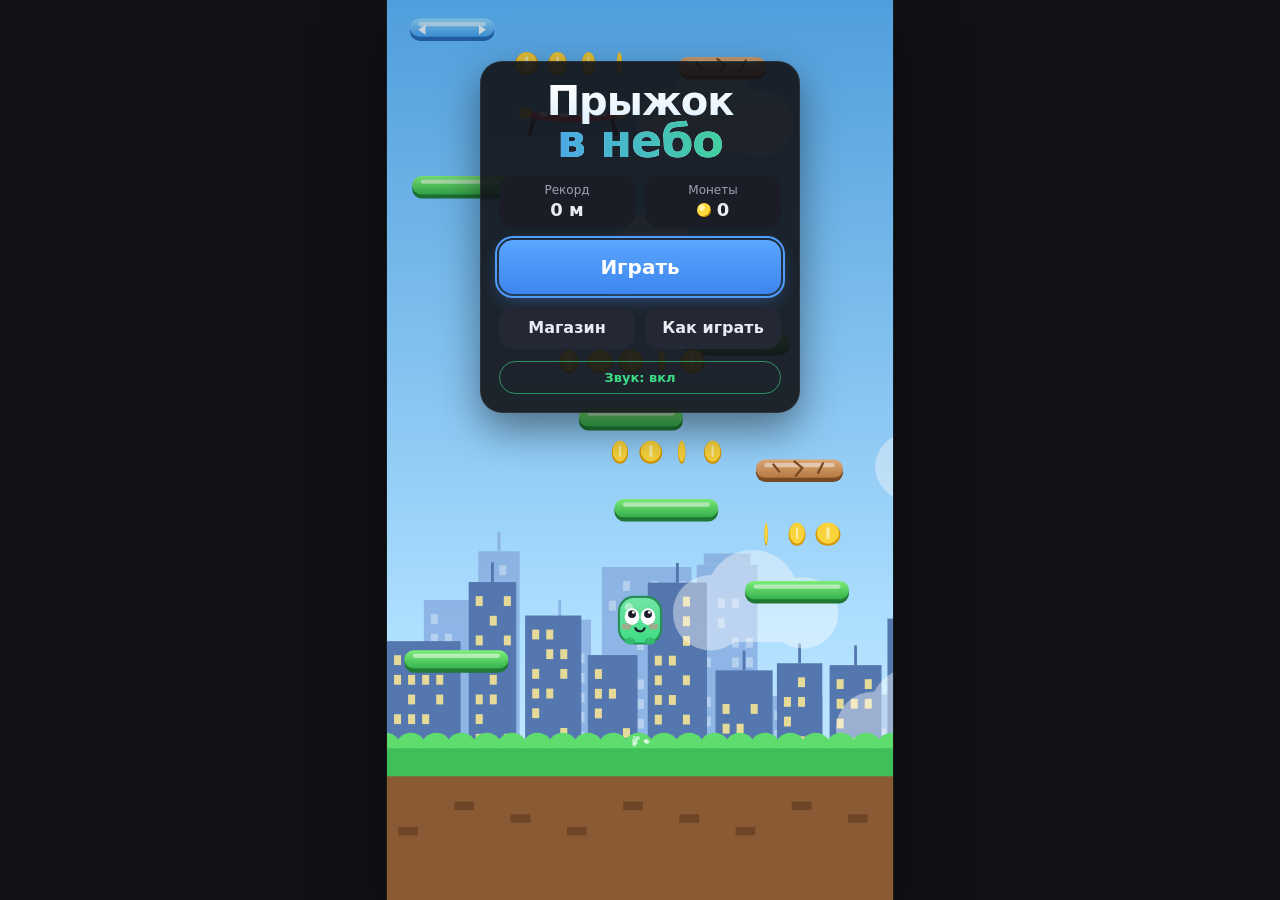
<file: games/jump/index.html>
<!doctype html>
<html lang="ru">
<head>
<meta charset="utf-8">
<meta name="viewport" content="width=device-width, initial-scale=1, viewport-fit=cover, user-scalable=no">
<title>Прыжок в небо — AkeeTech</title>
<meta name="description" content="Прыжок в небо — бесконечный прыгун: скачи по платформам всё выше, собирай монеты и бонусы, покупай скины.">
<meta name="theme-color" content="#111217">
<link rel="icon" href="icon.png">
<link rel="stylesheet" href="style.css">
</head>
<body>
<div id="game">
  <canvas id="cv" aria-label="Игровое поле"></canvas>

  <div id="hud" class="hidden">
    <div class="hud-l">
      <div class="hud-h"><b id="hud-h">0</b><span> м</span></div>
      <div class="hud-c"><i class="coin"></i><b id="hud-c">0</b></div>
    </div>
    <div class="hud-r">
      <button class="ibtn" id="hud-sound" aria-label="Звук"></button>
      <button class="ibtn" id="hud-pause" aria-label="Пауза">
        <svg viewBox="0 0 24 24" width="20" height="20"><rect x="6" y="5" width="4" height="14" rx="1.5" fill="currentColor"/><rect x="14" y="5" width="4" height="14" rx="1.5" fill="currentColor"/></svg>
      </button>
    </div>
  </div>

  <div id="touch-hint" class="hidden"><span>&#8592; лево</span><span>право &#8594;</span></div>

  <section id="scr-menu" class="screen">
    <div class="panel">
      <h1 class="logo">Прыжок<span>в небо</span></h1>
      <div class="stats">
        <div class="stat"><small>Рекорд</small><b id="menu-best">0 м</b></div>
        <div class="stat"><small>Монеты</small><b><i class="coin"></i><span id="menu-coins">0</span></b></div>
      </div>
      <button class="btn primary big" id="btn-play">Играть</button>
      <div class="row">
        <button class="btn" id="btn-shop">Магазин</button>
        <button class="btn" id="btn-help">Как играть</button>
      </div>
      <div class="row chips">
        <button class="chip" id="btn-sound"></button>
        <button class="chip hidden" id="btn-tilt"></button>
      </div>
    </div>
  </section>

  <section id="scr-help" class="screen hidden">
    <div class="panel wide">
      <h2>Как играть</h2>
      <div class="help">
        <p><b>Цель:</b> забраться как можно выше. Персонаж прыгает сам — ты рулишь влево и вправо. Края экрана сквозные.</p>
        <p><b>Компьютер:</b> &#8592; / &#8594; или A / D, пауза — Esc или P.<br><b>Телефон:</b> нажимай на левую или правую половину экрана (или включи наклон).</p>
        <ul class="legend">
          <li><i class="lg g"></i>Обычная платформа</li>
          <li><i class="lg b"></i>Движущаяся</li>
          <li><i class="lg br"></i>Ломается — не держит!</li>
          <li><i class="lg v"></i>Мигает и исчезает</li>
          <li><i class="lg c"></i>Облако — один прыжок</li>
          <li><i class="lg t"></i>Батут и пружины — суперпрыжок</li>
        </ul>
        <p><b>Бонусы:</b> ранец и пропеллер несут вверх, щит спасает от удара, магнит притягивает монеты.</p>
        <p><b>Опасности:</b> глитчей можно сбить, прыгнув сверху (+3 монеты). Чёрные дыры затягивают — обходи их.</p>
        <p>Монеты тратятся в магазине на скины и улучшения.</p>
      </div>
      <button class="btn primary" data-back>Понятно</button>
    </div>
  </section>

  <section id="scr-pause" class="screen hidden">
    <div class="panel">
      <h2>Пауза</h2>
      <p class="muted" id="pause-info"></p>
      <button class="btn primary big" id="btn-resume">Продолжить</button>
      <div class="row">
        <button class="btn" id="btn-restart">Заново</button>
        <button class="btn" id="btn-menu">В меню</button>
      </div>
    </div>
  </section>

  <section id="scr-over" class="screen hidden">
    <div class="panel">
      <h2 id="over-title">Игра окончена</h2>
      <div class="result">
        <div class="res-h"><b id="over-h">0</b><span> м</span></div>
        <div class="res-row"><span>Монеты за забег</span><b><i class="coin"></i><span id="over-c">0</span></b></div>
        <div class="res-row"><span>Рекорд</span><b id="over-best">0 м</b></div>
        <div class="res-row"><span>Всего монет</span><b><i class="coin"></i><span id="over-total">0</span></b></div>
      </div>
      <button class="btn primary big" id="btn-again">Ещё раз</button>
      <div class="row">
        <button class="btn" id="btn-over-shop">Магазин</button>
        <button class="btn" id="btn-over-menu">В меню</button>
      </div>
    </div>
  </section>

  <section id="scr-shop" class="screen hidden">
    <div class="panel shop">
      <div class="shop-head">
        <h2>Магазин</h2>
        <div class="wallet"><i class="coin"></i><b id="shop-coins">0</b></div>
      </div>
      <div class="tabs">
        <button class="tab on" data-tab="skins">Скины</button>
        <button class="tab" data-tab="upg">Улучшения</button>
      </div>
      <div class="shop-list" id="shop-list"></div>
      <button class="btn primary" data-back>Назад</button>
    </div>
  </section>
</div>

<script src="js/core.js"></script>
<script src="js/audio.js"></script>
<script src="js/background.js"></script>
<script src="js/skins.js"></script>
<script src="js/fx.js"></script>
<script src="js/player.js"></script>
<script src="js/world.js"></script>
<script src="js/physics.js"></script>
<script src="js/draw.js"></script>
<script src="js/enemies.js"></script>
<script src="js/input.js"></script>
<script src="js/ui.js"></script>
<script src="js/main.js"></script>
</body>
</html>
</file>
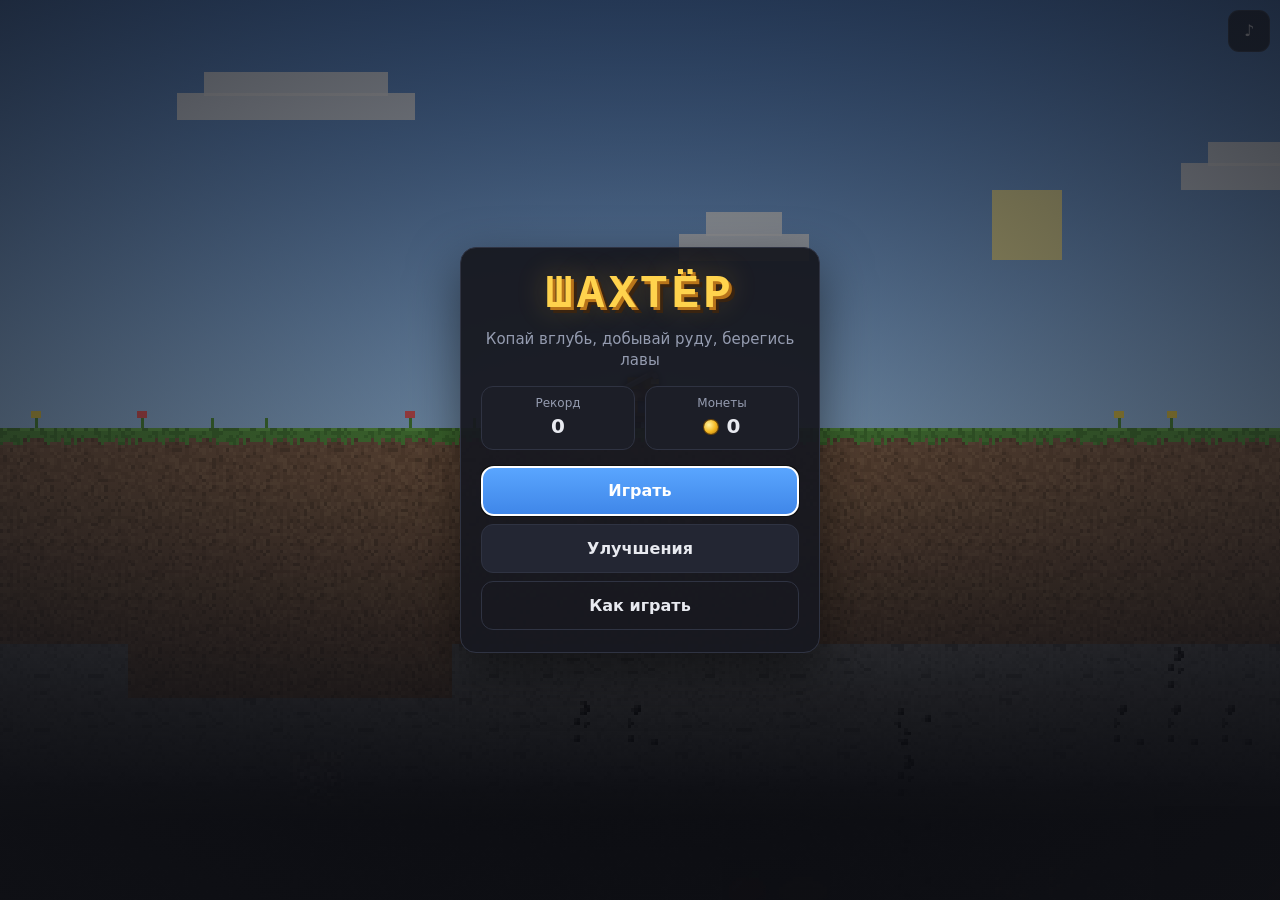
<file: games/miner/index.html>
<!doctype html>
<html lang="ru">
<head>
<meta charset="utf-8">
<meta name="viewport" content="width=device-width, initial-scale=1, maximum-scale=1, user-scalable=no, viewport-fit=cover">
<meta name="theme-color" content="#111217">
<meta name="description" content="Шахтёр — пиксельная игра про копание: спускайся всё глубже, добывай уголь, железо, золото, редстоун и алмазы, берегись лавы и гравия.">
<title>Шахтёр — AkeeTech</title>
<link rel="icon" href="icon.png">
<link rel="stylesheet" href="style.css">
</head>
<body>
<div id="game">
  <canvas id="cv" aria-label="Игровое поле"></canvas>
  <div id="flash"></div>
  <div id="banner"></div>

  <div id="hud" class="hidden">
    <div class="hud-energy" title="Энергия кирки">
      <span class="hud-ico bolt"></span>
      <div class="bar"><div id="h-energy"></div><span id="h-energy-t">100</span></div>
    </div>
    <div class="chip"><span class="lbl">Глубина</span> <b id="h-depth">0 м</b></div>
    <div class="chip"><span class="lbl">Очки</span> <b id="h-score">0</b></div>
    <div class="chip chip-torch"><span class="hud-ico torch"></span><b id="h-torch">3</b></div>
  </div>

  <div id="topbtns">
    <button id="b-pause" class="ibtn hidden" aria-label="Пауза" title="Пауза (Пробел / Esc)">&#10074;&#10074;</button>
    <button id="b-sound" class="ibtn" aria-label="Звук" title="Звук вкл/выкл">&#9834;</button>
  </div>

  <div id="touch" class="hidden">
    <div class="pad">
      <button data-dir="U" class="tb tb-u" aria-label="Вверх">&#9650;</button>
      <button data-dir="L" class="tb tb-l" aria-label="Влево">&#9664;</button>
      <button data-dir="R" class="tb tb-r" aria-label="Вправо">&#9654;</button>
      <button data-dir="D" class="tb tb-d" aria-label="Вниз">&#9660;</button>
    </div>
    <button id="b-torch" class="tb tb-torch" aria-label="Поставить факел"><span class="hud-ico torch"></span><span id="t-torch">3</span></button>
  </div>

  <section id="scr-start" class="screen">
    <div class="panel">
      <h1 class="logo">ШАХТЁР</h1>
      <p class="sub">Копай вглубь, добывай руду, берегись лавы</p>
      <div class="stats-row">
        <div><span class="lbl">Рекорд</span><b id="s-best">0</b></div>
        <div><span class="lbl">Монеты</span><b><span class="coin"></span><span id="s-coins">0</span></b></div>
      </div>
      <button class="btn primary" data-act="play">Играть</button>
      <button class="btn" data-act="shop">Улучшения</button>
      <button class="btn ghost" data-act="help">Как играть</button>
    </div>
  </section>

  <section id="scr-help" class="screen">
    <div class="panel wide">
      <h2>Как играть</h2>
      <ul class="help">
        <li><b>Движение и копание:</b> стрелки или WASD. Упрись в блок — шахтёр начнёт его копать. Вверх — прыжок или подъём по стене шахты.</li>
        <li><b>На телефоне:</b> кнопки-стрелки внизу экрана или зажми палец рядом с шахтёром в нужную сторону.</li>
        <li><b>Факел:</b> F / E или кнопка с факелом — ставит свет в темноте.</li>
        <li><b>Пауза:</b> Пробел или Esc.</li>
        <li><b>Энергия</b> тратится на каждый блок. Ешь <span class="t-apple">яблоки</span> и <span class="t-bread">хлеб</span>, подбирай связки факелов и открывай сундуки.</li>
        <li><b>Руда</b> глубже — дороже: уголь, железо (8 м), золото (22 м), редстоун (38 м), алмазы (60 м).</li>
        <li><b>Опасно:</b> лава убивает с одного касания, гравий падает на голову, падение с высоты отнимает энергию.</li>
        <li><b>Очки</b> = стоимость руды + глубина &times; 2. Монеты из руды тратятся на улучшения.</li>
      </ul>
      <button class="btn primary" data-act="back">Понятно</button>
    </div>
  </section>

  <section id="scr-shop" class="screen">
    <div class="panel wide">
      <h2>Улучшения</h2>
      <p class="coins-line">У тебя <span class="coin"></span><b id="shop-coins">0</b> монет</p>
      <div id="shop-list" class="shop"></div>
      <button class="btn primary" data-act="back">Готово</button>
    </div>
  </section>

  <section id="scr-pause" class="screen">
    <div class="panel">
      <h2>Пауза</h2>
      <button class="btn primary" data-act="resume">Продолжить</button>
      <button class="btn" data-act="quit">Закончить забег</button>
    </div>
  </section>

  <section id="scr-over" class="screen">
    <div class="panel">
      <h2>Забег окончен</h2>
      <p id="o-cause" class="sub"></p>
      <div class="big-score" id="o-score">0</div>
      <div id="o-record" class="record hidden">Новый рекорд!</div>
      <div class="over-grid">
        <span>Рекорд</span><b id="o-best">0</b>
        <span>Добыча</span><b id="o-ore">0</b>
        <span>Глубина</span><b id="o-depth">0 м</b>
        <span>Монеты</span><b class="good" id="o-coins">+0</b>
      </div>
      <button class="btn primary" data-act="play">Ещё раз</button>
      <button class="btn" data-act="shop">Улучшения</button>
      <button class="btn ghost" data-act="menu">В меню</button>
    </div>
  </section>
</div>
<script src="js/core.js"></script>
<script src="js/audio.js"></script>
<script src="js/world.js"></script>
<script src="js/textures.js"></script>
<script src="js/fx.js"></script>
<script src="js/render.js"></script>
<script src="js/player.js"></script>
<script src="js/input.js"></script>
<script src="js/ui.js"></script>
<script src="js/main.js"></script>
</body>
</html>
</file>
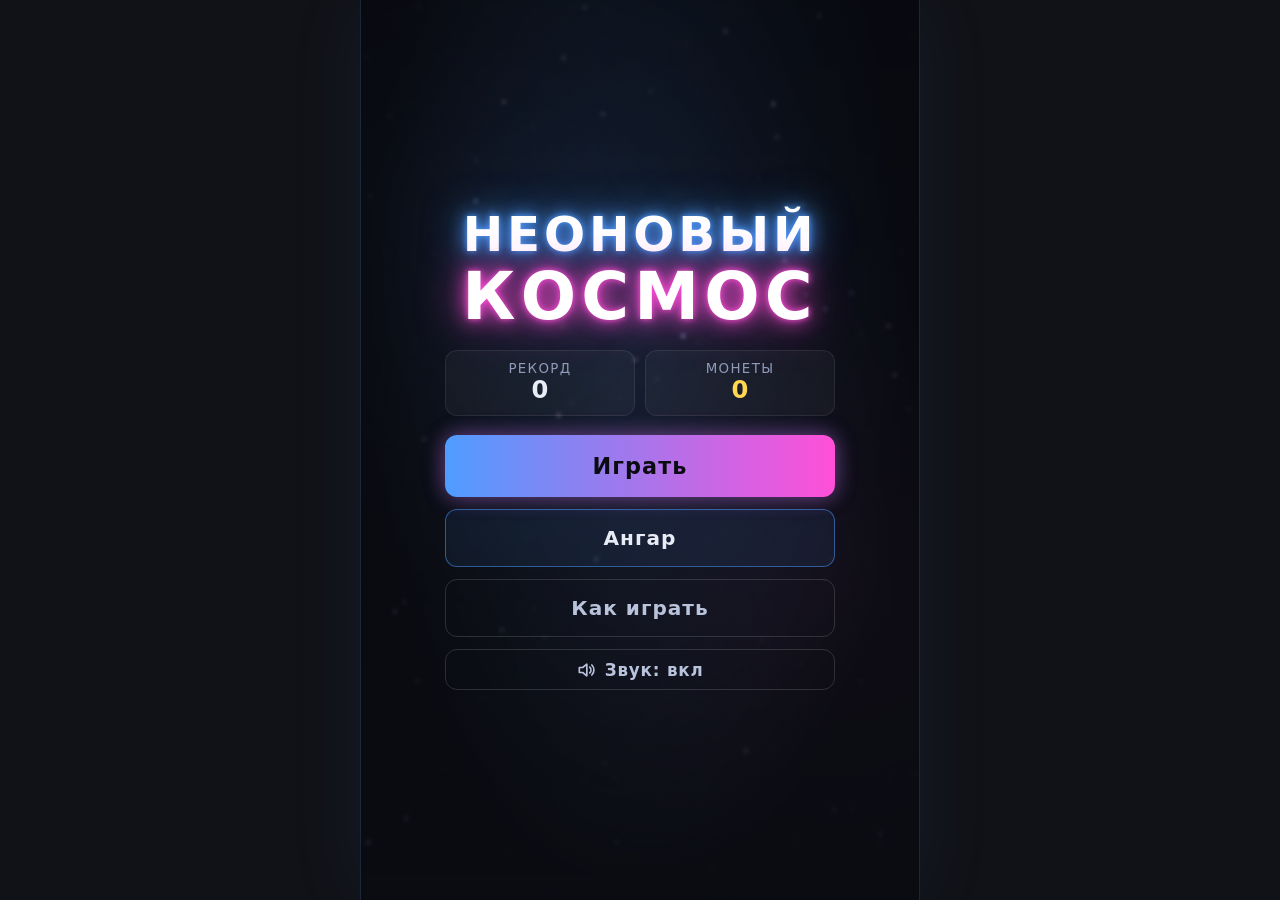
<file: games/space/index.html>
<!doctype html>
<html lang="ru">
<head>
<meta charset="utf-8">
<meta name="viewport" content="width=device-width, initial-scale=1, maximum-scale=1, user-scalable=no, viewport-fit=cover">
<meta name="theme-color" content="#111217">
<meta name="description" content="Неоновый космос — вертикальный космический шутер от AkeeTech. Уклоняйся, собирай бонусы, побеждай боссов.">
<title>Неоновый космос — AkeeTech</title>
<link rel="icon" type="image/png" href="icon.png">
<link rel="stylesheet" href="style.css">
</head>
<body>
<div id="wrap">
  <canvas id="cv" aria-label="Игровое поле"></canvas>

  <div id="hudBtns" class="hidden">
    <button class="ib" data-act="pause" aria-label="Пауза">
      <svg viewBox="0 0 24 24" width="18" height="18" fill="currentColor"><rect x="6" y="5" width="4" height="14" rx="1"/><rect x="14" y="5" width="4" height="14" rx="1"/></svg>
    </button>
    <button class="ib snd-ico" id="btnSound" data-act="sound" aria-label="Звук"></button>
  </div>

  <section id="scr-start" class="screen">
    <div class="panel">
      <h1 class="logo"><span class="l1">НЕОНОВЫЙ</span><span class="l2">КОСМОС</span></h1>
      <div class="stats">
        <div><small>Рекорд</small><b id="sBest">0</b></div>
        <div><small>Монеты</small><b id="sCoins" class="gold">0</b></div>
      </div>
      <button class="btn primary" data-act="play">Играть</button>
      <button class="btn" data-act="hangar">Ангар</button>
      <button class="btn ghost" data-act="help">Как играть</button>
      <button class="btn ghost small" data-act="sound"><span class="snd-ico"></span><span class="snd-lbl">Звук</span></button>
    </div>
  </section>

  <section id="scr-help" class="screen hidden">
    <div class="panel">
      <h2>Как играть</h2>
      <ul class="help">
        <li><b>Движение:</b> мышь — корабль следует за курсором; на телефоне — веди пальцем по экрану; клавиатура — стрелки или WASD.</li>
        <li><b>Стрельба</b> автоматическая. Уклоняйся от пуль и врагов.</li>
        <li><b>Комбо:</b> сбивай врагов без получения урона — множитель очков растёт до x5.</li>
        <li><b>Каждая 5-я волна</b> — босс с полосой здоровья.</li>
        <li><b>Монеты</b> трать в ангаре на улучшения и новые корабли.</li>
        <li><b>Пауза:</b> Esc, P или кнопка в углу.</li>
      </ul>
      <div class="powers">
        <span style="--c:#4f9cff">Тройной выстрел</span>
        <span style="--c:#3ddc84">Щит</span>
        <span style="--c:#ffd84f">Магнит монет</span>
        <span style="--c:#ff4f5e">Бомба</span>
        <span style="--c:#ff4fd8">Лазер</span>
      </div>
      <button class="btn primary" data-act="back">Понятно</button>
    </div>
  </section>

  <section id="scr-hangar" class="screen hidden">
    <div class="panel wide">
      <div class="hhead">
        <h2>Ангар</h2>
        <div class="wallet"><span class="cn"></span><b id="hCoins">0</b></div>
      </div>
      <div class="scroll">
        <h3>Улучшения</h3>
        <div id="upgList"></div>
        <h3>Корабли</h3>
        <div id="skinList" class="skins"></div>
      </div>
      <button class="btn primary" data-act="back">Готово</button>
    </div>
  </section>

  <section id="scr-pause" class="screen hidden">
    <div class="panel">
      <h2>Пауза</h2>
      <button class="btn primary" data-act="resume">Продолжить</button>
      <button class="btn" data-act="sound"><span class="snd-ico"></span><span class="snd-lbl">Звук</span></button>
      <button class="btn ghost" data-act="menu">Выйти в меню</button>
    </div>
  </section>

  <section id="scr-over" class="screen hidden">
    <div class="panel">
      <h2 class="over">Игра окончена</h2>
      <div id="oNew" class="newbest hidden">Новый рекорд!</div>
      <div class="bigscore" id="oScore">0</div>
      <div class="grid">
        <div><small>Волна</small><b id="oWave">1</b></div>
        <div><small>Рекорд</small><b id="oBest">0</b></div>
        <div><small>Сбито</small><b id="oKills">0</b></div>
        <div><small>Монеты</small><b id="oCoins" class="gold">0</b></div>
      </div>
      <button class="btn primary" data-act="again">Ещё раз</button>
      <button class="btn" data-act="hangar">Ангар</button>
      <button class="btn ghost" data-act="menu">В меню</button>
    </div>
  </section>
</div>

<script src="js/util.js"></script>
<script src="js/data.js"></script>
<script src="js/audio.js"></script>
<script src="js/fx.js"></script>
<script src="js/input.js"></script>
<script src="js/player.js"></script>
<script src="js/bullets.js"></script>
<script src="js/enemies.js"></script>
<script src="js/boss.js"></script>
<script src="js/pickups.js"></script>
<script src="js/waves.js"></script>
<script src="js/hud.js"></script>
<script src="js/collide.js"></script>
<script src="js/ui.js"></script>
<script src="js/game.js"></script>
</body>
</html>
</file>
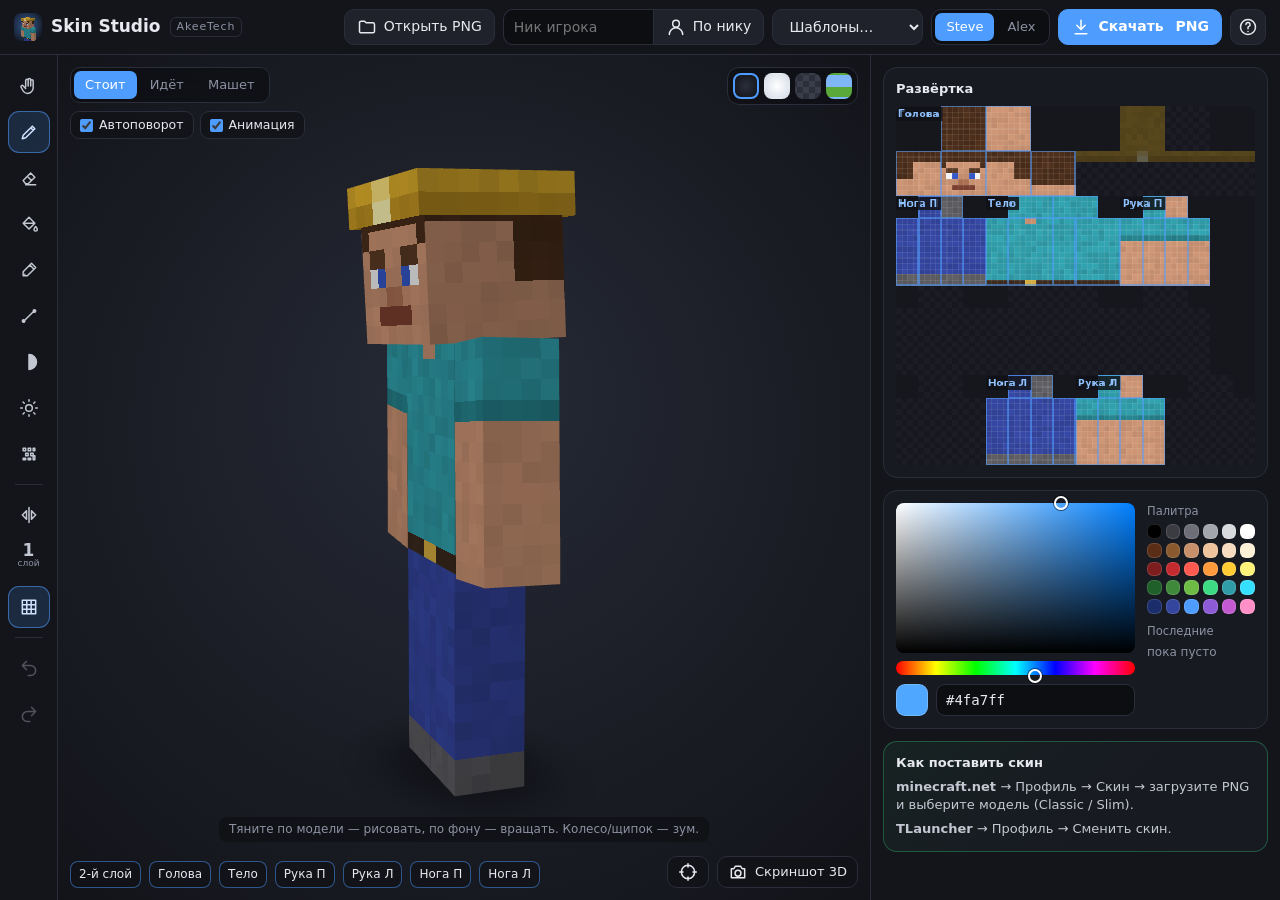
<file: tools/skin/index.html>
<!doctype html>
<html lang="ru">
<head>
<meta charset="utf-8">
<meta name="viewport" content="width=device-width, initial-scale=1, viewport-fit=cover">
<title>Skin Studio — редактор скинов Minecraft | AkeeTech</title>
<meta name="description" content="Редактор и 3D-просмотр скинов Minecraft прямо в браузере: рисование по модели, загрузка по нику, шаблоны, Steve и Alex.">
<meta name="theme-color" content="#111217">
<link rel="icon" href="icon.png">
<link rel="stylesheet" href="style.css">
</head>
<body>
<header class="top">
  <div class="brand"><img src="icon.png" alt="" width="28" height="28"><b>Skin Studio</b><span>AkeeTech</span></div>
  <div class="actions">
    <button class="btn" id="b-open" data-i="open" title="Открыть PNG (64×64 или 64×32)">Открыть PNG</button>
    <form class="nick" id="f-nick" autocomplete="off">
      <input id="i-nick" placeholder="Ник игрока" maxlength="16" spellcheck="false" aria-label="Ник игрока Minecraft">
      <button class="btn" data-i="user" title="Загрузить скин по нику">По нику</button>
    </form>
    <select id="s-tpl" class="btn" title="Шаблоны" aria-label="Шаблон"><option value="">Шаблоны…</option></select>
    <div class="seg" id="g-model" title="Модель рук">
      <button data-v="classic" class="on">Steve</button><button data-v="slim">Alex</button>
    </div>
    <button class="btn primary" id="b-save" data-i="download"><span class="hm">Скачать&nbsp;</span>PNG</button>
    <button class="btn icon" id="b-help" data-i="help" title="Как поставить скин" aria-label="Справка"></button>
  </div>
</header>

<main class="app">
  <nav class="tools" id="tools" aria-label="Инструменты">
    <button data-tool="rotate" data-i="hand" title="Вращение (R)"></button>
    <button data-tool="pencil" data-i="pencil" title="Карандаш (B)"></button>
    <button data-tool="eraser" data-i="eraser" title="Ластик (E)"></button>
    <button data-tool="fill" data-i="fill" title="Заливка по грани (G)"></button>
    <button data-tool="picker" data-i="picker" title="Пипетка (I)"></button>
    <button data-tool="line" data-i="line" title="Линия (L)"></button>
    <button data-tool="darken" data-i="darken" title="Затемнить (D)"></button>
    <button data-tool="lighten" data-i="lighten" title="Осветлить (U)"></button>
    <button data-tool="noise" data-i="noise" title="Шум — текстура ткани (N)"></button>
    <i class="sep"></i>
    <button id="t-mirror" data-i="mirror" title="Зеркальное рисование (M)"></button>
    <button id="t-layer" class="lay" title="Слой 1 / слой 2 (Tab)"><b>1</b><small>слой</small></button>
    <button id="t-grid" data-i="grid" title="Сетка развёртки" class="on"></button>
    <i class="sep"></i>
    <button id="t-undo" data-i="undo" title="Отменить (Ctrl+Z)"></button>
    <button id="t-redo" data-i="redo" title="Повторить (Ctrl+Y)"></button>
  </nav>

  <section class="view" id="view">
    <canvas id="bg"></canvas>
    <canvas id="gl" aria-label="3D-модель скина"></canvas>
    <div class="ov tl">
      <div class="seg" id="g-pose">
        <button data-v="stand" class="on">Стоит</button><button data-v="walk">Идёт</button><button data-v="wave">Машет</button>
      </div>
      <div class="row">
        <label class="chk"><input type="checkbox" id="c-auto" checked><span>Автоповорот</span></label>
        <label class="chk"><input type="checkbox" id="c-anim" checked><span>Анимация</span></label>
      </div>
    </div>
    <div class="ov tr bgs" id="g-bg" title="Фон">
      <button data-v="dark" class="on" title="Тёмный"></button><button data-v="light" title="Светлый"></button>
      <button data-v="checker" title="Шахматка"></button><button data-v="grass" title="Трава"></button>
    </div>
    <div class="ov bl parts" id="g-parts">
      <button data-p="overlay" class="on">2-й слой</button><button data-p="head" class="on">Голова</button>
      <button data-p="body" class="on">Тело</button><button data-p="rarm" class="on">Рука П</button>
      <button data-p="larm" class="on">Рука Л</button><button data-p="rleg" class="on">Нога П</button>
      <button data-p="lleg" class="on">Нога Л</button>
    </div>
    <div class="ov br">
      <button class="btn sm" id="b-reset" data-i="target" title="Сбросить вид"></button>
      <button class="btn sm" id="b-shot" data-i="camera">Скриншот 3D</button>
    </div>
    <div class="hint" id="hint">Тяните по модели — рисовать, по фону — вращать. Колесо/щипок — зум.</div>
    <div class="nogl">WebGL недоступен в этом браузере — 3D-вид отключён, но 2D-редактор работает.</div>
  </section>

  <aside class="side">
    <div class="card flatcard">
      <div class="card-h"><b>Развёртка</b><span id="status2d" class="muted"></span></div>
      <canvas id="flat" aria-label="Развёртка скина 64×64"></canvas>
    </div>
    <div class="card colors" id="colors">
      <div class="picker">
        <div class="svwrap"><canvas id="c-sv" width="240" height="150"></canvas><i id="c-sv-dot"></i></div>
        <div class="huewrap"><canvas id="c-hue" width="240" height="14"></canvas><i id="c-hue-dot"></i></div>
        <div class="hexrow"><span id="c-swatch"></span><input id="c-hex" maxlength="7" spellcheck="false" aria-label="Цвет HEX"></div>
      </div>
      <div class="pal"><div class="lbl">Палитра</div><div id="c-palette" class="swatches"></div>
        <div class="lbl">Последние</div><div id="c-recent" class="swatches"></div></div>
    </div>
    <div class="card tip">
      <b>Как поставить скин</b>
      <p><b>minecraft.net</b> → Профиль → Скин → загрузите PNG и выберите модель (Classic / Slim).</p>
      <p><b>TLauncher</b> → Профиль → Сменить скин.</p>
    </div>
  </aside>
</main>

<div class="drop"><div>Отпустите PNG-файл скина</div></div>
<div id="toast" role="status" aria-live="polite"></div>
<dialog id="help">
  <h2>Skin Studio — справка</h2>
  <p><b>Рисование:</b> по 2D-развёртке или прямо по 3D-модели. Вращение — тянуть по фону или инструмент «Рука»; зум — колесо или щипок.</p>
  <p><b>Клавиши:</b> B карандаш, E ластик, G заливка, I пипетка, L линия, D/U темнее/светлее, N шум, M зеркало, Tab слой, Ctrl+Z / Ctrl+Y.</p>
  <p><b>Слой 2</b> — шапка, куртка, рукава и штанины поверх основного слоя.</p>
  <p><b>Поставить скин:</b> minecraft.net → Профиль → Скин; в TLauncher — Профиль → Сменить скин.</p>
  <p class="muted">Черновик сохраняется в браузере автоматически.</p>
  <form method="dialog"><button class="btn primary">Понятно</button></form>
</dialog>
<input type="file" id="file" accept="image/png,.png" hidden>

<script src="js/skin.js"></script>
<script src="js/model.js"></script>
<script src="js/render.js"></script>
<script src="js/templates.js"></script>
<script src="js/color.js"></script>
<script src="js/tools.js"></script>
<script src="js/editor2d.js"></script>
<script src="js/viewer.js"></script>
<script src="js/io.js"></script>
<script src="js/icons.js"></script>
<script src="js/app.js"></script>
</body>
</html>
</file>
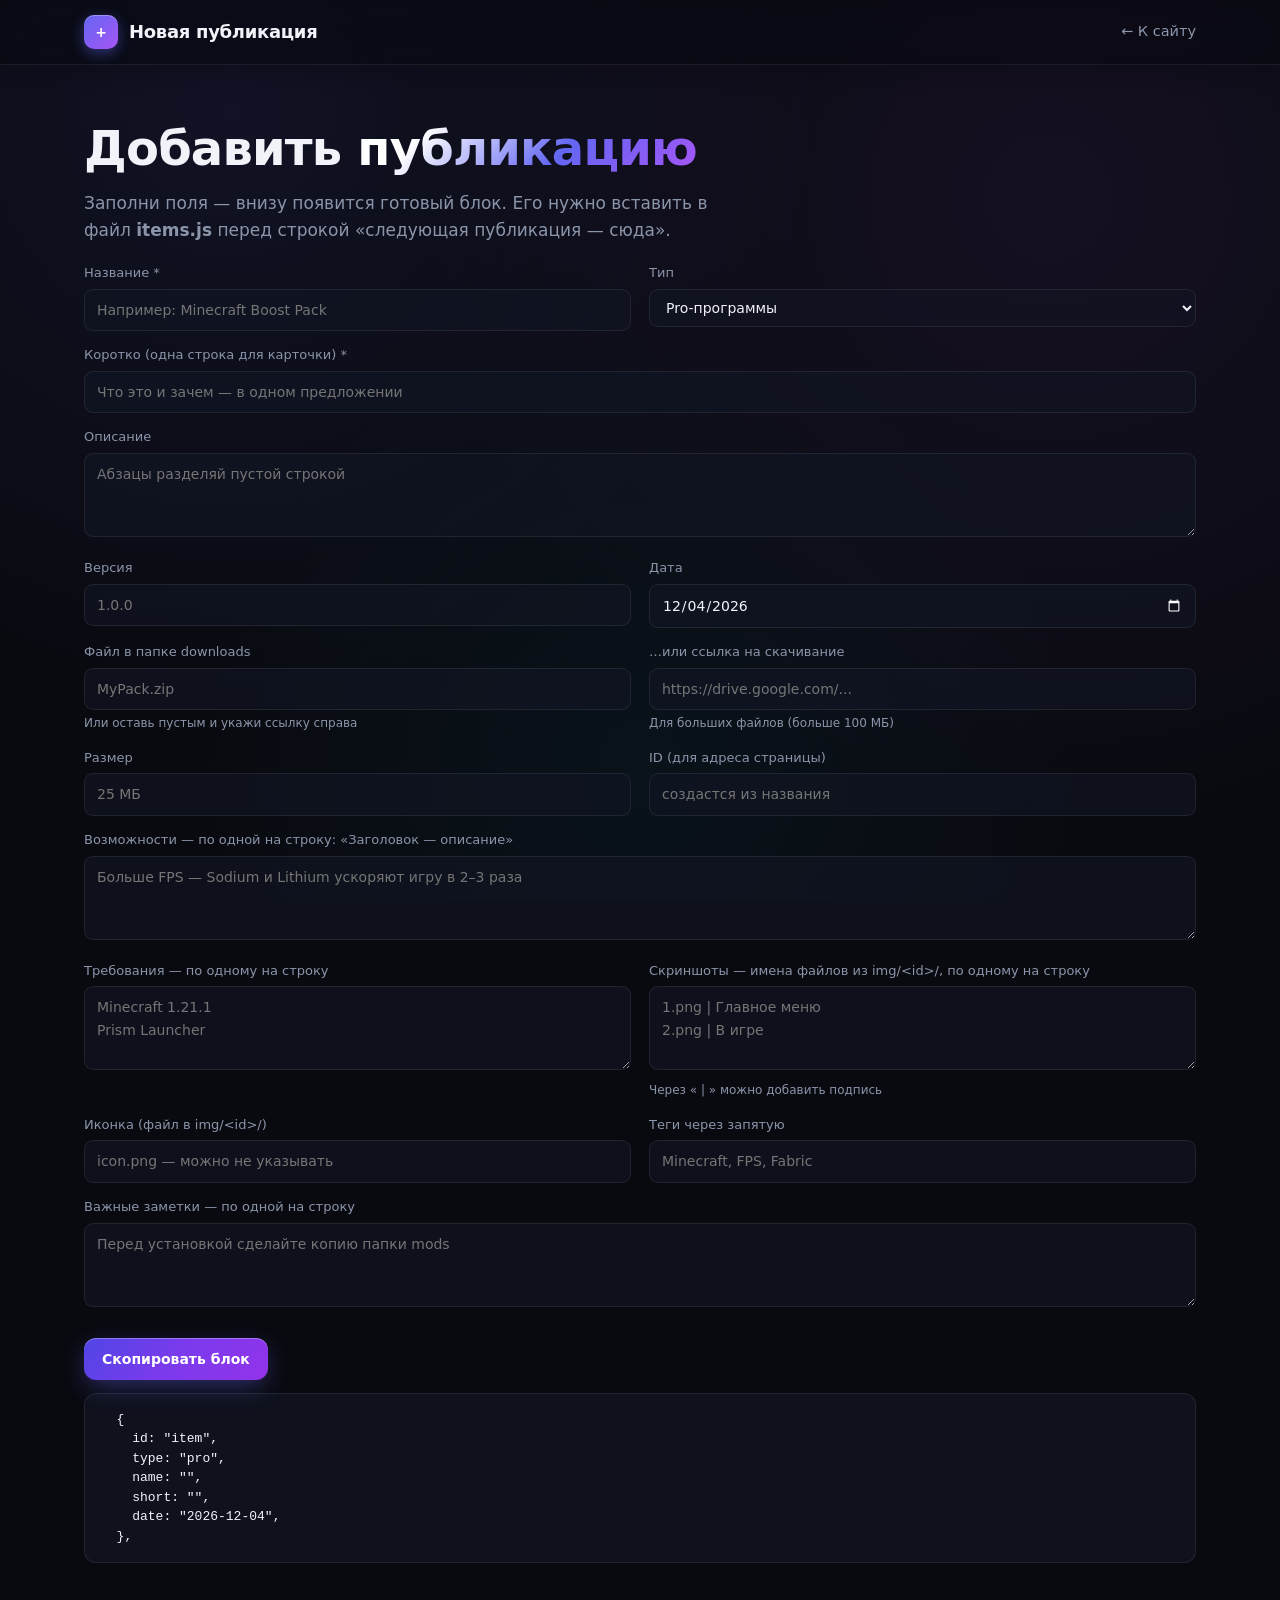
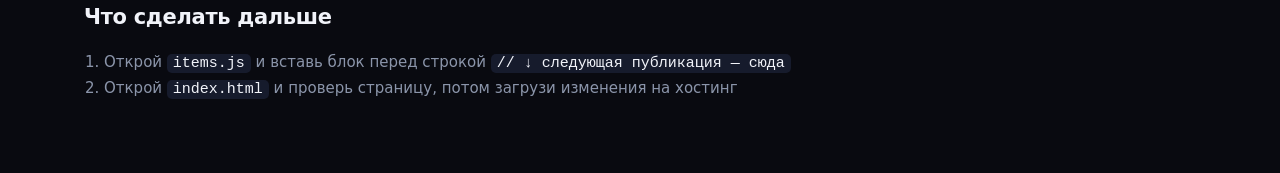
<file: add.html>
<!doctype html>
<html lang="ru">
<head>
<meta charset="utf-8">
<meta name="viewport" content="width=device-width, initial-scale=1">
<title>Новая публикация</title>
<link rel="stylesheet" href="style.css">
<style>
  .form { display: grid; grid-template-columns: 1fr 1fr; gap: 14px 18px; margin: 10px 0 24px; }
  .form .full { grid-column: 1 / -1; }
  @media (max-width: 700px) { .form { grid-template-columns: 1fr; } }
  label { display: block; font-size: 13px; color: var(--muted); margin-bottom: 5px; }
  input, select, textarea {
    width: 100%; background: var(--card); border: 1px solid var(--line); color: var(--text);
    padding: 9px 12px; border-radius: 9px; font: inherit; font-size: 14px; outline: none;
  }
  input:focus, select:focus, textarea:focus { border-color: var(--accent); }
  textarea { min-height: 84px; resize: vertical; }
  .hint { font-size: 12px; color: var(--muted); margin-top: 4px; }
  pre {
    background: var(--bg2); border: 1px solid var(--line); border-radius: 12px; padding: 16px;
    overflow-x: auto; font-size: 13px; line-height: 1.5; max-height: 420px;
  }
  .row { display: flex; gap: 10px; align-items: center; flex-wrap: wrap; margin-bottom: 10px; }
  .row .btn { width: auto; padding: 10px 18px; font-size: 14px; }
  .steps { color: var(--muted); padding-left: 20px; }
  .steps code { color: var(--text); background: var(--card2); padding: 1px 6px; border-radius: 5px; }
</style>
</head>
<body>
<header class="top"><div class="wrap"><a class="brand" href="index.html"><span class="logo">+</span>Новая публикация</a>
  <nav><a href="index.html">← К сайту</a></nav></div></header>

<main class="wrap" style="padding-bottom:60px">
  <section class="hero" style="padding-bottom:10px">
    <h1>Добавить <span>публикацию</span></h1>
    <p>Заполни поля — внизу появится готовый блок. Его нужно вставить в файл <b>items.js</b> перед строкой «следующая публикация — сюда».</p>
  </section>

  <div class="form">
    <div><label>Название *</label><input id="name" placeholder="Например: Minecraft Boost Pack"></div>
    <div><label>Тип</label><select id="type"></select></div>
    <div class="full"><label>Коротко (одна строка для карточки) *</label><input id="short" placeholder="Что это и зачем — в одном предложении"></div>
    <div class="full"><label>Описание</label><textarea id="description" placeholder="Абзацы разделяй пустой строкой"></textarea></div>
    <div><label>Версия</label><input id="version" placeholder="1.0.0"></div>
    <div><label>Дата</label><input id="date" type="date"></div>
    <div><label>Файл в папке downloads</label><input id="file" placeholder="MyPack.zip"><div class="hint">Или оставь пустым и укажи ссылку справа</div></div>
    <div><label>…или ссылка на скачивание</label><input id="link" placeholder="https://drive.google.com/..."><div class="hint">Для больших файлов (больше 100 МБ)</div></div>
    <div><label>Размер</label><input id="size" placeholder="25 МБ"></div>
    <div><label>ID (для адреса страницы)</label><input id="id" placeholder="создастся из названия"></div>
    <div class="full"><label>Возможности — по одной на строку: «Заголовок — описание»</label><textarea id="features" placeholder="Больше FPS — Sodium и Lithium ускоряют игру в 2–3 раза"></textarea></div>
    <div><label>Требования — по одному на строку</label><textarea id="requirements" placeholder="Minecraft 1.21.1&#10;Prism Launcher"></textarea></div>
    <div><label>Скриншоты — имена файлов из img/&lt;id&gt;/, по одному на строку</label><textarea id="shots" placeholder="1.png | Главное меню&#10;2.png | В игре"></textarea><div class="hint">Через « | » можно добавить подпись</div></div>
    <div><label>Иконка (файл в img/&lt;id&gt;/)</label><input id="icon" placeholder="icon.png — можно не указывать"></div>
    <div><label>Теги через запятую</label><input id="tags" placeholder="Minecraft, FPS, Fabric"></div>
    <div class="full"><label>Важные заметки — по одной на строку</label><textarea id="notes" placeholder="Перед установкой сделайте копию папки mods"></textarea></div>
  </div>

  <div class="row">
    <button class="btn" id="copy">Скопировать блок</button>
    <span id="copied" class="hint"></span>
  </div>
  <pre id="out"></pre>

  <div class="section">
    <h2>Что сделать дальше</h2>
    <ol class="steps" id="steps"></ol>
  </div>
</main>

<script src="items.js"></script>
<script>
  var $ = function (id) { return document.getElementById(id); };
  var sel = $("type");
  Object.keys(window.TYPES).forEach(function (k) { var o = document.createElement("option"); o.value = k; o.textContent = window.TYPES[k]; sel.appendChild(o); });
  $("date").value = new Date().toISOString().slice(0, 10);

  var translit = { а:"a",б:"b",в:"v",г:"g",д:"d",е:"e",ё:"e",ж:"zh",з:"z",и:"i",й:"y",к:"k",л:"l",м:"m",н:"n",о:"o",п:"p",р:"r",с:"s",т:"t",у:"u",ф:"f",х:"h",ц:"c",ч:"ch",ш:"sh",щ:"sch",ъ:"",ы:"y",ь:"",э:"e",ю:"yu",я:"ya" };
  function slug(s) {
    return s.toLowerCase().split("").map(function (c) { return translit[c] != null ? translit[c] : c; }).join("")
      .replace(/[^a-z0-9]+/g, "-").replace(/^-+|-+$/g, "") || "item";
  }
  function lines(id) { return $(id).value.split("\n").map(function (s) { return s.trim(); }).filter(Boolean); }
  function q(s) { return JSON.stringify(s); }

  function build() {
    var id = $("id").value.trim() || slug($("name").value);
    var o = [];
    o.push("  {");
    o.push("    id: " + q(id) + ",");
    o.push("    type: " + q(sel.value) + ",");
    o.push("    name: " + q($("name").value.trim()) + ",");
    o.push("    short: " + q($("short").value.trim()) + ",");
    if ($("icon").value.trim()) o.push("    icon: " + q("img/" + id + "/" + $("icon").value.trim()) + ",");
    if ($("version").value.trim()) o.push("    version: " + q($("version").value.trim()) + ",");
    if ($("date").value) o.push("    date: " + q($("date").value) + ",");
    if ($("size").value.trim()) o.push("    size: " + q($("size").value.trim()) + ",");
    if ($("file").value.trim()) o.push("    file: " + q("downloads/" + $("file").value.trim()) + ",");
    else if ($("link").value.trim()) o.push("    link: " + q($("link").value.trim()) + ",");
    var tags = $("tags").value.split(",").map(function (s) { return s.trim(); }).filter(Boolean);
    if (tags.length) o.push("    tags: [" + tags.map(q).join(", ") + "],");
    var req = lines("requirements");
    if (req.length) o.push("    requirements: [\n" + req.map(function (r) { return "      " + q(r) + ","; }).join("\n") + "\n    ],");
    var desc = $("description").value.split(/\n\s*\n/).map(function (s) { return s.replace(/\s*\n\s*/g, " ").trim(); }).filter(Boolean);
    if (desc.length) o.push("    description: [\n" + desc.map(function (d) { return "      " + q(d) + ","; }).join("\n") + "\n    ],");
    var feats = lines("features");
    if (feats.length) o.push("    features: [\n" + feats.map(function (f) {
      var p = f.split(/\s+[—–-]\s+/);
      return "      { title: " + q(p[0]) + ", text: " + q(p.slice(1).join(" — ")) + " },";
    }).join("\n") + "\n    ],");
    var shots = lines("shots");
    if (shots.length) o.push("    screenshots: [\n" + shots.map(function (s) {
      var p = s.split("|");
      return "      { src: " + q("img/" + id + "/" + p[0].trim()) + ", caption: " + q((p[1] || "").trim()) + " },";
    }).join("\n") + "\n    ],");
    var notes = lines("notes");
    if (notes.length) o.push("    notes: [\n" + notes.map(function (n) { return "      " + q(n) + ","; }).join("\n") + "\n    ],");
    if ($("version").value.trim()) o.push("    changelog: [\n      { version: " + q($("version").value.trim()) + ", date: " + q($("date").value) + ", changes: [\"Первый выпуск\"] },\n    ],");
    o.push("  },");
    $("out").textContent = o.join("\n");

    var st = [];
    if ($("file").value.trim()) st.push("Положи файл <code>" + esc($("file").value.trim()) + "</code> в папку <code>downloads</code>");
    if (shots.length || $("icon").value.trim()) st.push("Создай папку <code>img/" + esc(id) + "</code> и положи туда картинки");
    st.push("Открой <code>items.js</code> и вставь блок перед строкой <code>// ↓ следующая публикация — сюда</code>");
    st.push("Открой <code>index.html</code> и проверь страницу, потом загрузи изменения на хостинг");
    if (ids.indexOf(id) >= 0) st.unshift("<b style='color:var(--warn)'>ID «" + esc(id) + "» уже занят — поменяй его</b>");
    $("steps").innerHTML = st.map(function (s) { return "<li>" + s + "</li>"; }).join("");
  }
  function esc(s) { return s.replace(/[&<>"]/g, function (c) { return { "&": "&amp;", "<": "&lt;", ">": "&gt;", '"': "&quot;" }[c]; }); }
  var ids = (window.ITEMS || []).map(function (x) { return x.id; });

  document.querySelectorAll("input, select, textarea").forEach(function (el) { el.addEventListener("input", build); });
  $("copy").onclick = function () {
    var t = $("out").textContent;
    function ok() { $("copied").textContent = "Скопировано ✓"; setTimeout(function () { $("copied").textContent = ""; }, 2000); }
    if (navigator.clipboard && window.isSecureContext) navigator.clipboard.writeText(t).then(ok);
    else { var ta = document.createElement("textarea"); ta.value = t; document.body.appendChild(ta); ta.select(); document.execCommand("copy"); ta.remove(); ok(); }
  };
  build();
</script>
</body>
</html>
</file>
<file: games/jump/style.css>
* { box-sizing: border-box; }
html, body {
  margin: 0; height: 100%; overflow: hidden;
  background: #111217; color: #e9ecf3;
  font-family: system-ui, -apple-system, "Segoe UI", Roboto, Arial, sans-serif;
  -webkit-tap-highlight-color: transparent;
  -webkit-user-select: none; user-select: none;
  touch-action: none; overscroll-behavior: none;
}
#game {
  position: absolute; left: 50%; top: 50%;
  transform: translate(-50%, -50%);
  width: 360px; height: 640px;
  overflow: hidden; background: #5cb8ff;
  box-shadow: 0 0 0 1px rgba(255,255,255,0.06), 0 20px 60px rgba(0,0,0,0.5);
}
#cv { position: absolute; inset: 0; width: 100%; height: 100%; display: block; touch-action: none; }
.hidden { display: none !important; }

/* ---------- HUD ---------- */
#hud {
  position: absolute; left: 0; right: 0; top: 0;
  display: flex; justify-content: space-between; align-items: flex-start;
  padding: calc(10px + env(safe-area-inset-top)) 12px 0; pointer-events: none;
}
.hud-l { display: flex; flex-direction: column; gap: 4px; }
.hud-h, .hud-c {
  background: rgba(17,18,23,0.55); border-radius: 12px; padding: 4px 10px;
  font-weight: 800; color: #fff; backdrop-filter: blur(4px); -webkit-backdrop-filter: blur(4px);
  display: inline-flex; align-items: center; gap: 6px; width: max-content;
}
.hud-h b { font-size: 22px; font-variant-numeric: tabular-nums; }
.hud-h span { font-size: 14px; opacity: 0.8; }
.hud-c b { font-size: 15px; font-variant-numeric: tabular-nums; }
.hud-r { display: flex; gap: 8px; pointer-events: auto; }
.ibtn {
  width: 40px; height: 40px; border-radius: 12px; border: 0; cursor: pointer;
  background: rgba(17,18,23,0.55); color: #fff; display: grid; place-items: center;
  backdrop-filter: blur(4px); -webkit-backdrop-filter: blur(4px);
}
.ibtn:hover { background: rgba(17,18,23,0.75); }
.ibtn:focus-visible, .btn:focus-visible, .chip:focus-visible, .tab:focus-visible, .buy:focus-visible { outline: 2px solid #4f9cff; outline-offset: 2px; }

i.coin {
  display: inline-block; width: 14px; height: 14px; border-radius: 50%;
  background: radial-gradient(circle at 35% 35%, #fff3a8 0 22%, #ffd83d 24% 62%, #d99a00 64%);
  vertical-align: -2px; flex: none;
}

#touch-hint {
  position: absolute; left: 0; right: 0; bottom: 18px; display: flex; justify-content: space-between;
  padding: 0 18px; pointer-events: none; animation: fade 3.5s forwards;
}
#touch-hint span { background: rgba(17,18,23,0.55); color: #fff; padding: 6px 12px; border-radius: 10px; font-size: 13px; font-weight: 700; }
@keyframes fade { 0%, 70% { opacity: 1; } 100% { opacity: 0; } }

/* ---------- экраны ---------- */
.screen {
  position: absolute; inset: 0; display: flex; align-items: center; justify-content: center;
  padding: 16px; background: rgba(10,11,16,0.35);
  animation: pop .22s ease-out;
}
#scr-menu { background: linear-gradient(rgba(10,11,16,0.15), rgba(10,11,16,0) 70%); align-items: flex-start; padding-top: 12%; }
@keyframes pop { from { opacity: 0; } to { opacity: 1; } }
.panel {
  width: 100%; max-width: 320px; background: rgba(17,18,23,0.9);
  border: 1px solid rgba(255,255,255,0.08); border-radius: 22px;
  padding: 20px 18px 18px; text-align: center;
  box-shadow: 0 16px 40px rgba(0,0,0,0.45);
  display: flex; flex-direction: column; gap: 12px;
  max-height: 100%; animation: rise .25s ease-out;
}
@keyframes rise { from { transform: translateY(12px) scale(.97); } to { transform: none; } }
.panel.wide { max-width: 340px; }
h1.logo {
  margin: 0; font-size: 40px; line-height: 0.95; font-weight: 900; letter-spacing: -1px;
  background: linear-gradient(180deg, #ffffff, #bfe3ff); -webkit-background-clip: text; background-clip: text; color: transparent;
}
h1.logo span {
  display: block; font-size: 46px;
  background: linear-gradient(90deg, #4f9cff, #3ddc84); -webkit-background-clip: text; background-clip: text; color: transparent;
}
h2 { margin: 0; font-size: 26px; font-weight: 900; }
.muted { margin: 0; color: #9aa3b5; font-size: 14px; }
.stats { display: flex; gap: 10px; }
.stat {
  flex: 1; background: #1b1d26; border-radius: 14px; padding: 8px 6px;
  display: flex; flex-direction: column; gap: 2px; align-items: center;
}
.stat small { color: #9aa3b5; font-size: 12px; }
.stat b { font-size: 18px; display: inline-flex; align-items: center; gap: 6px; }
.row { display: flex; gap: 10px; }
.row > * { flex: 1; }
.btn {
  border: 0; cursor: pointer; border-radius: 14px; padding: 12px 10px;
  font: inherit; font-weight: 800; font-size: 16px;
  background: #242734; color: #e9ecf3; transition: transform .08s, background .15s;
}
.btn:hover { background: #2d3142; }
.btn:active { transform: scale(0.96); }
.btn.primary { background: linear-gradient(180deg, #5aa6ff, #3d86f0); color: #fff; box-shadow: 0 6px 18px rgba(79,156,255,0.35); }
.btn.primary:hover { background: linear-gradient(180deg, #6db1ff, #4f9cff); }
.btn.big { font-size: 20px; padding: 15px; }
.chips { gap: 8px; }
.chip {
  border: 1px solid rgba(255,255,255,0.1); background: transparent; color: #c7cddb;
  border-radius: 999px; padding: 8px 10px; font: inherit; font-size: 13px; font-weight: 700; cursor: pointer;
}
.chip.on { border-color: rgba(61,220,132,0.6); color: #3ddc84; }

.help { text-align: left; font-size: 14px; line-height: 1.45; color: #c7cddb; overflow-y: auto; }
.help p { margin: 0 0 8px; }
.help b { color: #fff; }
.legend { list-style: none; margin: 0 0 8px; padding: 0; display: grid; grid-template-columns: 1fr 1fr; gap: 6px 10px; font-size: 13px; }
.legend li { display: flex; align-items: center; gap: 8px; }
.lg { width: 26px; height: 9px; border-radius: 5px; flex: none; }
.lg.g { background: #3fc85a; } .lg.b { background: #3a9cf0; } .lg.br { background: #b9783f; }
.lg.v { background: #a678ff; opacity: .7; } .lg.c { background: #fff; } .lg.t { background: #ff4d5e; }

.result { background: #1b1d26; border-radius: 16px; padding: 12px 14px; display: flex; flex-direction: column; gap: 8px; }
.res-h { font-weight: 900; }
.res-h b { font-size: 48px; background: linear-gradient(90deg, #4f9cff, #3ddc84); -webkit-background-clip: text; background-clip: text; color: transparent; }
.res-h span { font-size: 20px; color: #9aa3b5; }
.res-row { display: flex; justify-content: space-between; align-items: center; font-size: 15px; color: #9aa3b5; }
.res-row b { color: #fff; display: inline-flex; align-items: center; gap: 6px; }
#over-title.record { color: #ffe14d; }

/* ---------- магазин ---------- */
.panel.shop { max-width: 360px; height: 100%; max-height: 640px; padding: 16px 14px 14px; }
.shop-head { display: flex; justify-content: space-between; align-items: center; }
.wallet { display: inline-flex; align-items: center; gap: 6px; background: #1b1d26; padding: 6px 12px; border-radius: 12px; font-size: 17px; }
.tabs { display: flex; background: #1b1d26; border-radius: 12px; padding: 4px; gap: 4px; }
.tab { flex: 1; border: 0; background: transparent; color: #9aa3b5; font: inherit; font-weight: 800; padding: 8px; border-radius: 9px; cursor: pointer; }
.tab.on { background: #2d3142; color: #fff; }
.shop-list { flex: 1; overflow-y: auto; display: grid; grid-template-columns: repeat(3, 1fr); gap: 8px; align-content: start; padding: 2px; }
.shop-list.upg { grid-template-columns: 1fr; }
.card {
  background: #1b1d26; border: 2px solid transparent; border-radius: 14px; padding: 6px 4px 8px;
  display: flex; flex-direction: column; align-items: center; gap: 4px; cursor: pointer; color: inherit; font: inherit;
}
.card.sel { border-color: #3ddc84; }
.card canvas { width: 72px; height: 64px; }
.card .nm { font-size: 13px; font-weight: 700; }
.card .pr { font-size: 12px; color: #9aa3b5; display: inline-flex; align-items: center; gap: 4px; min-height: 16px; }
.card .pr.ok { color: #3ddc84; }
.card.locked canvas { opacity: 0.55; }
.up { background: #1b1d26; border-radius: 14px; padding: 10px 12px; display: flex; align-items: center; gap: 10px; text-align: left; }
.up canvas { width: 40px; height: 40px; flex: none; }
.up .tx { flex: 1; min-width: 0; }
.up .nm { font-weight: 800; font-size: 15px; }
.up .ds { font-size: 12px; color: #9aa3b5; }
.pips { display: flex; gap: 3px; margin-top: 5px; }
.pips i { width: 14px; height: 5px; border-radius: 3px; background: #2d3142; }
.pips i.on { background: #3ddc84; }
.buy {
  border: 0; border-radius: 10px; padding: 8px 10px; font: inherit; font-weight: 800; font-size: 13px; cursor: pointer;
  background: #4f9cff; color: #fff; display: inline-flex; align-items: center; gap: 5px; white-space: nowrap;
}
.buy[disabled] { background: #2d3142; color: #6f778a; cursor: default; }
.buy.max { background: transparent; color: #3ddc84; }
.shake { animation: shk .3s; }
@keyframes shk { 25% { transform: translateX(-4px); } 75% { transform: translateX(4px); } }

@media (max-height: 600px) {
  .panel { gap: 8px; padding: 14px; }
  h1.logo { font-size: 32px; } h1.logo span { font-size: 36px; }
  .btn.big { padding: 11px; }
}
</file>
<file: games/miner/style.css>
:root {
  --bg: #111217;
  --panel: rgba(23, 24, 31, .94);
  --line: #2f3342;
  --text: #e8eaf0;
  --muted: #959cb0;
  --accent: #4f9cff;
  --good: #3ddc84;
  --warn: #ffb547;
  --bad: #ff5a4f;
  color-scheme: dark;
}
* { box-sizing: border-box; }
html, body {
  margin: 0; height: 100%; overflow: hidden; background: var(--bg); color: var(--text);
  font: 15px/1.45 "Segoe UI", system-ui, -apple-system, Roboto, sans-serif;
  -webkit-user-select: none; user-select: none; -webkit-tap-highlight-color: transparent;
  overscroll-behavior: none; touch-action: none;
}
button { font: inherit; color: inherit; cursor: pointer; }
.hidden { display: none !important; }

#game { position: fixed; inset: 0; overflow: hidden; }
#cv { position: absolute; inset: 0; width: 100%; height: 100%; display: block; touch-action: none; }
#flash { position: absolute; inset: 0; pointer-events: none; background: radial-gradient(ellipse at center, rgba(255, 60, 40, 0) 40%, rgba(255, 40, 30, .55)); opacity: 0; transition: opacity .35s; }
#flash.on { opacity: 1; transition: none; }

/* HUD */
#hud {
  position: absolute; left: 10px; top: 10px; right: 104px; display: flex; flex-wrap: wrap; gap: 6px 8px;
  align-items: center; pointer-events: none; padding-top: env(safe-area-inset-top);
}
.chip, .hud-energy {
  background: rgba(14, 15, 20, .72); border: 1px solid rgba(255, 255, 255, .08); border-radius: 10px;
  padding: 4px 10px; font-size: 14px; white-space: nowrap; backdrop-filter: blur(3px);
}
.chip .lbl { display: inline; color: var(--muted); font-size: 12px; }
.chip b { font-variant-numeric: tabular-nums; }
.hud-energy { display: flex; align-items: center; gap: 7px; padding: 5px 8px; }
.bar { position: relative; width: 150px; height: 16px; border-radius: 6px; background: #2a2d38; overflow: hidden; }
#h-energy { position: absolute; inset: 0 auto 0 0; width: 100%; background: linear-gradient(90deg, #2fbf6f, var(--good)); transition: width .15s, background .3s; }
#h-energy.low { background: linear-gradient(90deg, #d33a2f, var(--bad)); animation: blink .6s infinite alternate; }
#h-energy.mid { background: linear-gradient(90deg, #d9901f, var(--warn)); }
#h-energy-t { position: absolute; inset: 0; text-align: center; font-size: 11px; line-height: 16px; font-weight: 700; text-shadow: 0 1px 2px #000; }
@keyframes blink { to { opacity: .55; } }

.hud-ico { display: inline-block; width: 12px; height: 16px; vertical-align: -3px; }
.hud-ico.bolt { background: var(--warn); clip-path: polygon(55% 0, 0 58%, 45% 58%, 35% 100%, 100% 38%, 55% 38%); }
.hud-ico.torch { width: 8px; background: linear-gradient(#fff3a8 0 18%, #ffb020 18% 38%, #7a5230 38%); border-radius: 2px; margin-right: 4px; }
.chip-torch b { margin-left: 2px; }

#topbtns { position: absolute; top: 10px; right: 10px; display: flex; gap: 6px; padding-top: env(safe-area-inset-top); z-index: 5; }
.ibtn {
  width: 42px; height: 42px; border-radius: 11px; border: 1px solid rgba(255, 255, 255, .1);
  background: rgba(14, 15, 20, .72); font-size: 16px; display: grid; place-items: center;
}
.ibtn:hover { border-color: var(--accent); }
.ibtn.off { color: var(--muted); text-decoration: line-through; }

/* Touch controls */
#touch { position: absolute; inset: auto 0 0 0; height: 0; pointer-events: none; }
.pad { position: absolute; left: 14px; bottom: calc(14px + env(safe-area-inset-bottom)); width: 186px; height: 186px; }
.tb {
  position: absolute; width: 62px; height: 62px; border-radius: 16px; pointer-events: auto; touch-action: none;
  background: rgba(30, 33, 44, .62); border: 1px solid rgba(255, 255, 255, .14); color: #dfe6f5; font-size: 22px;
  display: grid; place-items: center; backdrop-filter: blur(2px);
}
.tb.on { background: rgba(79, 156, 255, .55); border-color: var(--accent); }
.tb-u { left: 62px; top: 0; } .tb-l { left: 0; top: 62px; } .tb-r { left: 124px; top: 62px; } .tb-d { left: 62px; top: 124px; }
.tb-torch {
  right: 18px; bottom: calc(40px + env(safe-area-inset-bottom)); left: auto; width: 74px; height: 74px; border-radius: 50%;
  display: flex; gap: 2px; align-items: center; justify-content: center; font-size: 18px; font-weight: 700;
}
.tb-torch .hud-ico { width: 10px; height: 22px; }
@media (orientation: landscape) and (max-height: 500px) {
  .pad { width: 162px; height: 162px; }
  .tb { width: 54px; height: 54px; font-size: 19px; }
  .tb-u { left: 54px; } .tb-l { top: 54px; } .tb-r { left: 108px; top: 54px; } .tb-d { left: 54px; top: 108px; }
  .tb-torch { width: 66px; height: 66px; bottom: 24px; }
  .bar { width: 110px; }
}

/* Banner */
#banner {
  position: absolute; left: 50%; top: 22%; transform: translate(-50%, -50%) scale(.6); opacity: 0; pointer-events: none;
  font-weight: 800; font-size: 30px; letter-spacing: 1px; color: #fff; white-space: nowrap;
  text-shadow: 0 3px 0 #000, 0 0 18px rgba(79, 156, 255, .7);
}
#banner.show { animation: ban 1.8s ease-out forwards; }
@keyframes ban {
  0% { opacity: 0; transform: translate(-50%, -50%) scale(.6); }
  15% { opacity: 1; transform: translate(-50%, -50%) scale(1.08); }
  25% { transform: translate(-50%, -50%) scale(1); }
  75% { opacity: 1; }
  100% { opacity: 0; transform: translate(-50%, -80%) scale(1); }
}

/* Screens */
.screen {
  position: absolute; inset: 0; display: none; align-items: center; justify-content: center; padding: 16px;
  background: radial-gradient(ellipse at center, rgba(17, 18, 23, .35), rgba(17, 18, 23, .8)); z-index: 10; overflow-y: auto;
  touch-action: pan-y;
}
.screen.show { display: flex; animation: fade .2s ease-out; }
@keyframes fade { from { opacity: 0; } }
.panel {
  width: 100%; max-width: 360px; margin: auto; background: var(--panel); border: 1px solid var(--line); border-radius: 16px;
  padding: 22px 20px; text-align: center; box-shadow: 0 18px 50px rgba(0, 0, 0, .5);
}
.panel.wide { max-width: 560px; text-align: left; }
.panel.wide h2 { text-align: center; }
h2 { margin: 0 0 10px; font-size: 24px; }
.logo {
  margin: 0; font-size: 46px; line-height: 1.1; letter-spacing: 4px; font-weight: 900; color: #ffd34d;
  font-family: "Consolas", "Courier New", monospace;
  text-shadow: 3px 3px 0 #b8741a, 6px 6px 0 #3a2410, 0 0 30px rgba(255, 200, 60, .3);
}
.sub { color: var(--muted); margin: 8px 0 14px; }
.stats-row { display: flex; gap: 10px; margin-bottom: 16px; }
.stats-row > div { flex: 1; background: #1c1e27; border: 1px solid var(--line); border-radius: 12px; padding: 8px; }
.lbl { display: block; color: var(--muted); font-size: 12px; }
.stats-row b { font-size: 20px; display: inline-flex; align-items: center; gap: 5px; }
.coin {
  display: inline-block; width: 14px; height: 14px; border-radius: 50%; vertical-align: -2px; margin-right: 4px;
  background: radial-gradient(circle at 35% 35%, #fff3a0, #f2b51f 55%, #a86d0c); box-shadow: 0 0 0 1px #6b4506;
}
.btn {
  display: block; width: 100%; margin: 8px 0 0; padding: 12px; border-radius: 12px; border: 1px solid var(--line);
  background: #232633; font-weight: 600; font-size: 16px; transition: transform .08s, background .15s, border-color .15s;
}
.btn:hover { border-color: var(--accent); }
.btn:active { transform: scale(.97); }
.btn.primary { background: linear-gradient(180deg, #5aa6ff, #3f86e8); border-color: #6fb2ff; color: #fff; }
.btn.ghost { background: transparent; }
.help { margin: 0 0 8px; padding-left: 18px; color: #cdd3e0; }
.help li { margin-bottom: 7px; }
.t-apple { color: #ff6b5e; } .t-bread { color: #e8b866; }

.coins-line { text-align: center; color: var(--muted); margin: 0 0 12px; }
.coins-line b { color: #ffd34d; font-size: 18px; }
.shop { display: grid; grid-template-columns: 1fr 1fr; gap: 10px; }
.up { background: #1c1e27; border: 1px solid var(--line); border-radius: 12px; padding: 10px; display: flex; flex-direction: column; gap: 6px; }
.up h3 { margin: 0; font-size: 15px; }
.up p { margin: 0; font-size: 12.5px; color: var(--muted); flex: 1; }
.pips { display: flex; gap: 4px; }
.pips i { flex: 1; height: 6px; border-radius: 3px; background: #2f3342; }
.pips i.on { background: var(--good); box-shadow: 0 0 6px rgba(61, 220, 132, .5); }
.up button { margin: 0; padding: 7px; font-size: 14px; border-radius: 9px; border: 1px solid var(--line); background: #2a2f40; font-weight: 600; }
.up button.can { background: linear-gradient(180deg, #43e08d, #2bb86b); border-color: #5df0a0; color: #062b16; }
.up button:disabled { opacity: .55; cursor: default; }
.up.flash { animation: upf .5s; }
@keyframes upf { 0% { box-shadow: 0 0 0 0 rgba(61, 220, 132, .8); } 100% { box-shadow: 0 0 0 14px rgba(61, 220, 132, 0); } }

.big-score { font-size: 54px; font-weight: 900; line-height: 1.1; color: #fff; font-variant-numeric: tabular-nums; text-shadow: 0 0 24px rgba(79, 156, 255, .5); }
.record { display: inline-block; margin: 6px 0 4px; padding: 3px 12px; border-radius: 99px; background: rgba(61, 220, 132, .15); color: var(--good); font-weight: 700; animation: blink .5s infinite alternate; }
.over-grid { display: grid; grid-template-columns: 1fr auto; gap: 4px 12px; text-align: left; margin: 12px 0 8px; padding: 10px 14px; background: #1c1e27; border-radius: 12px; border: 1px solid var(--line); }
.over-grid span { color: var(--muted); }
.over-grid b { text-align: right; font-variant-numeric: tabular-nums; }
.good { color: var(--good); }

@media (max-width: 420px) {
  .shop { gap: 8px; }
  .up { padding: 8px; gap: 5px; }
  .up h3 { font-size: 13.5px; }
  .up p { font-size: 11.5px; line-height: 1.3; }
  .up button { font-size: 13px; padding: 6px 4px; }
  .panel.wide { padding: 16px 12px; }
  .logo { font-size: 40px; }
  .bar { width: 96px; }
  .chip { padding: 3px 8px; font-size: 13px; }
  .chip .lbl { font-size: 11px; }
}
@media (max-height: 520px) {
  .panel { padding: 14px 16px; }
  .logo { font-size: 34px; }
  .btn { padding: 9px; }
  .big-score { font-size: 40px; }
}
</file>
<file: games/space/style.css>
/* Неоновый космос — стили интерфейса */
* { box-sizing: border-box; margin: 0; padding: 0; }
html, body {
  height: 100%;
  background: #111217;
  color: #e8ecf5;
  overflow: hidden;
  font-family: system-ui, -apple-system, "Segoe UI", Roboto, Arial, sans-serif;
  -webkit-user-select: none;
  user-select: none;
  -webkit-tap-highlight-color: transparent;
  overscroll-behavior: none;
}
body { display: flex; align-items: center; justify-content: center; }
.hidden { display: none !important; }

#wrap {
  position: relative;
  width: 480px;
  height: 100vh;
  overflow: hidden;
  background: #0b0c12;
  touch-action: none;
  font-size: calc(var(--u, 1) * 16px);
  box-shadow: 0 0 0 1px rgba(79, 156, 255, .14), 0 0 80px rgba(79, 156, 255, .07);
}
#cv { position: absolute; left: 0; top: 0; display: block; touch-action: none; }
#wrap.playing #cv { cursor: none; }

#hudBtns {
  position: absolute; top: 10px; right: 10px; z-index: 4;
  display: flex; gap: 8px;
}
.ib {
  width: 40px; height: 40px;
  display: inline-flex; align-items: center; justify-content: center;
  border-radius: 10px;
  border: 1px solid rgba(79, 156, 255, .4);
  background: rgba(12, 14, 22, .55);
  color: #cfe0ff;
  cursor: pointer;
  transition: background .15s, border-color .15s;
}
.ib:hover { background: rgba(79, 156, 255, .18); border-color: #4f9cff; }

.screen {
  position: absolute; inset: 0; z-index: 5;
  display: flex; align-items: center; justify-content: center;
  padding: 1.2em;
  background: radial-gradient(ellipse at 50% 35%, rgba(79, 156, 255, .10), rgba(9, 10, 16, .78) 70%);
  -webkit-backdrop-filter: blur(2px);
  backdrop-filter: blur(2px);
  animation: fadeIn .25s ease-out;
}
@keyframes fadeIn { from { opacity: 0; } to { opacity: 1; } }

.panel {
  width: 100%; max-width: 21em; max-height: 100%;
  display: flex; flex-direction: column; align-items: stretch; gap: .65em;
  text-align: center;
}
.panel.wide { max-width: 25em; height: 100%; }

.logo { font-size: 1em; display: flex; flex-direction: column; line-height: 1; margin-bottom: .5em; font-weight: 900; }
.logo .l1, .logo .l2 { color: #fff; letter-spacing: .08em; }
.logo .l1 {
  font-size: 2.6em;
  text-shadow: 0 0 6px #4f9cff, 0 0 18px #4f9cff, 0 0 42px rgba(79, 156, 255, .8);
}
.logo .l2 {
  font-size: 3.5em; margin-top: .08em;
  text-shadow: 0 0 6px #ff4fd8, 0 0 20px #ff4fd8, 0 0 48px rgba(255, 79, 216, .8);
  animation: flick 5s infinite;
}
@keyframes flick { 0%, 92%, 96%, 100% { opacity: 1; } 94% { opacity: .55; } }

h2 {
  font-size: 1.9em; font-weight: 900; letter-spacing: .06em; text-transform: uppercase;
  color: #fff; text-shadow: 0 0 8px #4f9cff, 0 0 26px rgba(79, 156, 255, .7);
  margin-bottom: .2em;
}
h2.over { text-shadow: 0 0 8px #ff4fd8, 0 0 26px rgba(255, 79, 216, .7); }
h3 {
  font-size: .8em; font-weight: 700; letter-spacing: .14em; text-transform: uppercase;
  color: #8f9bb8; text-align: left; margin: .9em 0 .5em;
}

.stats, .grid {
  display: grid; grid-template-columns: 1fr 1fr; gap: .5em; margin-bottom: .4em;
}
.grid { grid-template-columns: 1fr 1fr; }
.stats > div, .grid > div {
  background: rgba(255, 255, 255, .04);
  border: 1px solid rgba(255, 255, 255, .08);
  border-radius: 12px; padding: .55em .4em;
}
.stats small, .grid small {
  display: block; font-size: .72em; color: #8f9bb8; letter-spacing: .1em; text-transform: uppercase;
}
.stats b, .grid b { font-size: 1.3em; font-weight: 800; }
.gold { color: #ffd84f; }

.btn {
  width: 100%;
  padding: .8em 1em;
  font: inherit; font-size: 1.08em; font-weight: 800; letter-spacing: .05em;
  color: #e8ecf5;
  background: rgba(79, 156, 255, .08);
  border: 1.5px solid rgba(79, 156, 255, .5);
  border-radius: 12px;
  cursor: pointer;
  display: inline-flex; align-items: center; justify-content: center; gap: .5em;
  transition: transform .1s, background .15s, box-shadow .15s, border-color .15s;
}
.btn:hover { background: rgba(79, 156, 255, .18); border-color: #4f9cff; box-shadow: 0 0 18px rgba(79, 156, 255, .3); }
.btn:active { transform: scale(.97); }
.btn:focus-visible, .ib:focus-visible, .buy:focus-visible, .skin:focus-visible { outline: 2px solid #3ddc84; outline-offset: 2px; }
.btn.primary {
  color: #0b0c12; border: none;
  background: linear-gradient(90deg, #4f9cff, #ff4fd8);
  box-shadow: 0 0 22px rgba(255, 79, 216, .35), 0 0 22px rgba(79, 156, 255, .25);
  font-size: 1.2em;
}
.btn.primary:hover { filter: brightness(1.1); box-shadow: 0 0 30px rgba(255, 79, 216, .55); }
.btn.ghost { background: transparent; border-color: rgba(255, 255, 255, .14); color: #b9c3dc; }
.btn.small { font-size: .9em; padding: .55em; }
.btn .snd-ico { display: inline-flex; }

.help { list-style: none; text-align: left; display: flex; flex-direction: column; gap: .55em; font-size: .92em; line-height: 1.4; color: #c9d1e6; }
.help li { padding-left: 1em; position: relative; }
.help li::before { content: ""; position: absolute; left: 0; top: .55em; width: .4em; height: .4em; border-radius: 50%; background: #4f9cff; box-shadow: 0 0 6px #4f9cff; }
.help b { color: #fff; }
.powers { display: flex; flex-wrap: wrap; gap: .4em; justify-content: center; margin: .4em 0 .3em; }
.powers span {
  font-size: .78em; font-weight: 700; padding: .3em .65em; border-radius: 99px;
  color: var(--c); border: 1px solid var(--c); box-shadow: 0 0 8px color-mix(in srgb, var(--c) 40%, transparent);
}

.hhead { display: flex; align-items: center; justify-content: space-between; }
.hhead h2 { margin: 0; }
.wallet {
  display: inline-flex; align-items: center; gap: .4em;
  padding: .35em .8em; border-radius: 99px;
  border: 1px solid rgba(255, 216, 79, .5); background: rgba(255, 216, 79, .08);
  color: #ffd84f; font-size: 1.1em;
}
.cn {
  display: inline-block; width: .8em; height: .8em; border-radius: 50%;
  border: 2px solid #ffd84f; background: rgba(255, 216, 79, .3); box-shadow: 0 0 6px #ffd84f;
  vertical-align: -.05em;
}
.scroll { flex: 1; overflow-y: auto; touch-action: pan-y; padding-right: .2em; margin-right: -.2em; }
.upg {
  display: flex; align-items: center; gap: .7em; text-align: left;
  padding: .6em .7em; margin-bottom: .45em; border-radius: 12px;
  background: rgba(255, 255, 255, .04); border: 1px solid rgba(255, 255, 255, .08);
}
.ut { flex: 1; min-width: 0; }
.ut b { display: block; font-size: 1em; }
.ut small { display: block; font-size: .78em; color: #8f9bb8; margin: .1em 0 .35em; }
.pips { display: flex; gap: .25em; }
.pips i { width: 1.2em; height: .35em; border-radius: 2px; background: rgba(255, 255, 255, .12); }
.pips i.on { background: #3ddc84; box-shadow: 0 0 6px #3ddc84; }
.buy {
  flex: none; min-width: 5.6em; padding: .55em .6em;
  font: inherit; font-weight: 800; font-size: .92em;
  color: #ffd84f; background: rgba(255, 216, 79, .08);
  border: 1.5px solid rgba(255, 216, 79, .6); border-radius: 10px; cursor: pointer;
  display: inline-flex; align-items: center; justify-content: center; gap: .35em;
}
.buy:hover:not(:disabled) { background: rgba(255, 216, 79, .2); box-shadow: 0 0 14px rgba(255, 216, 79, .35); }
.buy:disabled { opacity: .4; cursor: default; }
.skins { display: grid; grid-template-columns: repeat(3, 1fr); gap: .5em; margin-bottom: .6em; }
.skin {
  font: inherit; color: #e8ecf5; cursor: pointer;
  display: flex; flex-direction: column; align-items: center; gap: .15em;
  padding: .5em .3em .6em; border-radius: 12px;
  background: rgba(255, 255, 255, .04); border: 1.5px solid rgba(255, 255, 255, .1);
  transition: border-color .15s, box-shadow .15s;
}
.skin canvas { width: 4em; height: 4em; }
.skin b { font-size: .92em; }
.skin .st { font-size: .78em; color: #8f9bb8; display: inline-flex; align-items: center; gap: .3em; }
.skin:hover { border-color: var(--c); }
.skin.sel { border-color: var(--c); box-shadow: 0 0 16px color-mix(in srgb, var(--c) 45%, transparent); }
.skin.sel .st { color: var(--c); font-weight: 700; }
.skin[data-poor] { opacity: .55; }

.bigscore {
  font-size: 3em; font-weight: 900; color: #fff; line-height: 1.1;
  text-shadow: 0 0 10px #4f9cff, 0 0 30px rgba(79, 156, 255, .6);
}
.newbest {
  align-self: center; font-weight: 800; font-size: .9em; letter-spacing: .1em; text-transform: uppercase;
  color: #3ddc84; padding: .25em .8em; border: 1px solid #3ddc84; border-radius: 99px;
  box-shadow: 0 0 12px rgba(61, 220, 132, .4); animation: flick 2s infinite;
}
@media (max-height: 560px) {
  .panel { gap: .4em; }
  .logo { margin-bottom: .1em; }
  .btn { padding: .55em 1em; }
}
</file>
<file: tools/skin/style.css>
/* Skin Studio — AkeeTech, тёмная тема */
:root{--bg:#111217;--panel:#181a21;--panel2:#1f222b;--line:#2a2e3a;--text:#e7e9ef;--muted:#8d92a3;--acc:#4f9cff;--ok:#3ddc84;--err:#ff6b6b;color-scheme:dark}
*{box-sizing:border-box}
html,body{margin:0;height:100%}
body{background:var(--bg);color:var(--text);font:14px/1.4 system-ui,-apple-system,"Segoe UI",Roboto,sans-serif;display:flex;flex-direction:column;height:100dvh;overflow:hidden;-webkit-tap-highlight-color:transparent}
button,input,select{font:inherit;color:inherit}
.muted{color:var(--muted)}
.btn{display:inline-flex;align-items:center;gap:7px;height:36px;padding:0 12px;border-radius:10px;border:1px solid var(--line);background:var(--panel2);cursor:pointer;white-space:nowrap;transition:background .15s,border-color .15s}
.btn:hover{border-color:#3b4152;background:#262a35}
.btn.primary{background:var(--acc);border-color:var(--acc);color:#fff;font-weight:600}
.btn.primary:hover{background:#3f8cf0}
.btn.icon{width:36px;padding:0;justify-content:center}
.btn.sm{height:32px;padding:0 10px;font-size:13px}
select.btn{padding-right:8px}
select.btn option{background:var(--panel)}
.top{display:flex;align-items:center;gap:14px;padding:9px 14px;border-bottom:1px solid var(--line);background:#14151b;flex-wrap:wrap}
.brand{display:flex;align-items:center;gap:9px;font-size:17px}
.brand img{border-radius:7px;image-rendering:pixelated}
.brand span{font-size:11px;letter-spacing:.08em;color:var(--muted);border:1px solid var(--line);border-radius:6px;padding:1px 6px}
.actions{display:flex;align-items:center;gap:8px;flex-wrap:wrap;margin-left:auto}
.nick{display:flex;gap:0}
.nick input{height:36px;width:150px;padding:0 10px;border:1px solid var(--line);border-right:0;border-radius:10px 0 0 10px;background:#0d0e12;outline:none}
.nick input:focus{border-color:var(--acc)}
.nick .btn{border-radius:0 10px 10px 0}
.seg{display:inline-flex;background:#0d0e12;border:1px solid var(--line);border-radius:10px;padding:3px;gap:2px}
.seg button{border:0;background:none;padding:5px 11px;border-radius:7px;cursor:pointer;color:var(--muted);font-size:13px}
.seg button.on{background:var(--acc);color:#fff}
.app{flex:1;min-height:0;display:grid;grid-template-columns:58px minmax(0,1fr) 410px}
.tools{display:flex;flex-direction:column;align-items:center;gap:4px;padding:10px 7px;border-right:1px solid var(--line);background:#14151b;overflow-y:auto}
.tools button{width:42px;height:42px;flex:none;border-radius:11px;border:1px solid transparent;background:none;cursor:pointer;display:grid;place-items:center;color:#c3c7d2}
.tools button:hover{background:var(--panel2)}
.tools button.on{background:rgba(79,156,255,.16);border-color:rgba(79,156,255,.55);color:#cfe3ff}
.tools button:disabled{opacity:.35;cursor:default}
.tools .sep{width:28px;height:1px;background:var(--line);margin:5px 0;flex:none}
.tools .lay{display:flex;flex-direction:column;gap:0;line-height:1}
.tools .lay b{font-size:17px}
.tools .lay small{font-size:9px;color:var(--muted)}
.tools .lay.l2{background:rgba(61,220,132,.14);border-color:rgba(61,220,132,.55);color:#bff5d6}
#t-mirror.on{background:rgba(61,220,132,.14);border-color:rgba(61,220,132,.55);color:#bff5d6}
.view{position:relative;overflow:hidden;min-height:0;background:#111217}
.view canvas{position:absolute;inset:0;width:100%;height:100%;display:block}
#gl{touch-action:none;cursor:crosshair}
.view.rotate-tool #gl{cursor:grab}
.ov{position:absolute;display:flex;gap:8px;z-index:2}
.ov.tl{top:12px;left:12px;flex-direction:column;align-items:flex-start}
.ov.tr{top:12px;right:12px}
.ov.bl{bottom:12px;left:12px;right:200px;flex-wrap:wrap}
.ov.br{bottom:12px;right:12px}
.ov .seg,.ov .btn,.parts button,.chk{backdrop-filter:blur(8px);background:rgba(17,18,23,.72)}
.ov .seg{background:rgba(13,14,18,.72)}
.row{display:flex;gap:6px;flex-wrap:wrap}
.chk{display:inline-flex;align-items:center;gap:6px;border:1px solid var(--line);border-radius:9px;padding:4px 9px;font-size:12.5px;cursor:pointer;user-select:none}
.chk input{accent-color:var(--acc);margin:0}
.bgs{background:rgba(13,14,18,.72);border:1px solid var(--line);border-radius:12px;padding:5px;gap:5px}
.bgs button{width:26px;height:26px;border-radius:8px;border:2px solid transparent;cursor:pointer;padding:0}
.bgs button.on{border-color:var(--acc)}
.bgs [data-v=dark]{background:radial-gradient(#2b2f3c,#111217)}
.bgs [data-v=light]{background:radial-gradient(#fff,#d6dce7)}
.bgs [data-v=checker]{background:repeating-conic-gradient(#3a3e4a 0 25%,#2c2f39 0 50%) 0 0/12px 12px}
.bgs [data-v=grass]{background:linear-gradient(#7fb6f5 55%,#5aa83a 55%)}
.parts button{border:1px solid var(--line);border-radius:8px;padding:4px 8px;font-size:12px;cursor:pointer;color:var(--muted)}
.parts button.on{color:var(--text);border-color:rgba(79,156,255,.5)}
.hint{position:absolute;left:50%;bottom:58px;transform:translateX(-50%);font-size:12px;color:var(--muted);background:rgba(13,14,18,.6);padding:4px 10px;border-radius:8px;pointer-events:none;white-space:nowrap;z-index:1}
.nogl{display:none;position:absolute;inset:0;place-items:center;text-align:center;padding:24px;color:var(--muted)}
.view.no-gl .nogl{display:grid}
.view.no-gl .ov,.view.no-gl .hint{display:none}
.side{overflow-y:auto;padding:12px;display:flex;flex-direction:column;gap:12px;border-left:1px solid var(--line);background:#14151b}
.card{background:var(--panel);border:1px solid var(--line);border-radius:14px;padding:12px}
.card-h{display:flex;justify-content:space-between;align-items:baseline;gap:8px;margin-bottom:8px;font-size:13px}
.card-h span{font-size:12px;text-align:right;overflow:hidden;text-overflow:ellipsis;white-space:nowrap}
#flat{display:block;width:100%;aspect-ratio:1;image-rendering:pixelated;touch-action:none;border-radius:8px;cursor:crosshair}
.colors{display:grid;grid-template-columns:1fr 1fr;gap:12px}
.svwrap,.huewrap{position:relative}
#c-sv{display:block;width:100%;aspect-ratio:240/150;border-radius:8px;cursor:crosshair;touch-action:none}
#c-hue{display:block;width:100%;height:14px;border-radius:7px;margin-top:8px;cursor:pointer;touch-action:none}
#c-sv-dot,#c-hue-dot{position:absolute;width:14px;height:14px;border-radius:50%;border:2px solid #fff;box-shadow:0 0 0 1px #0008;transform:translate(-50%,-50%);pointer-events:none}
#c-hue-dot{top:15px}
.hexrow{display:flex;gap:8px;margin-top:9px;align-items:center}
#c-swatch{width:32px;height:32px;border-radius:9px;border:1px solid #fff3;flex:none}
#c-hex{flex:1;min-width:0;height:32px;border-radius:9px;border:1px solid var(--line);background:#0d0e12;padding:0 9px;font-family:ui-monospace,Consolas,monospace;outline:none}
.lbl{font-size:11.5px;color:var(--muted);margin:0 0 5px}
.swatches{display:grid;grid-template-columns:repeat(6,1fr);gap:4px;margin-bottom:9px}
.swatches .muted{grid-column:1/-1;font-size:12px}
.sw{aspect-ratio:1;border-radius:6px;border:1px solid #fff2;cursor:pointer;padding:0;min-width:0}
.sw.on{outline:2px solid #fff;outline-offset:1px}
.tip{font-size:13px;border-color:rgba(61,220,132,.3);background:linear-gradient(135deg,rgba(61,220,132,.07),var(--panel) 60%)}
.tip p{margin:6px 0 0;color:#c3c7d2}
.drop{position:fixed;inset:0;display:none;place-items:center;background:rgba(17,18,23,.8);z-index:50;pointer-events:none}
.drop div{border:2px dashed var(--acc);border-radius:18px;padding:40px 54px;font-size:18px;color:#cfe3ff}
body.dragging .drop{display:grid}
#toast{position:fixed;left:50%;bottom:22px;transform:translate(-50%,20px);background:#1f2430;border:1px solid #33405a;padding:9px 16px;border-radius:11px;opacity:0;transition:.25s;pointer-events:none;z-index:60;max-width:calc(100% - 32px);text-align:center;box-shadow:0 8px 30px #0008}
#toast.show{opacity:1;transform:translate(-50%,0)}
#toast.err{border-color:var(--err);color:#ffd2d2}
dialog{background:var(--panel);color:var(--text);border:1px solid var(--line);border-radius:16px;max-width:460px;padding:20px 22px}
dialog::backdrop{background:#000a}
dialog h2{margin:0 0 10px;font-size:18px}
dialog p{margin:8px 0;color:#c9ccd6}
@media (max-width:1150px){.app{grid-template-columns:58px minmax(0,1fr) 340px}.colors{grid-template-columns:1fr}}
@media (max-width:760px){
  body{height:auto;min-height:100dvh;overflow:auto}
  .top{padding:8px 10px;gap:8px;position:relative}
  .brand{font-size:16px;height:34px}
  .actions{margin-left:0;width:100%;gap:6px}
  #b-help{position:absolute;top:8px;right:10px}
  .nick{flex:1 1 100%;order:-1}.nick input{width:auto;flex:1;min-width:0}
  .actions .btn{height:34px;padding:0 10px}
  .actions .seg button{padding:4px 9px}
  #s-tpl{flex:1;min-width:0}
  .hm{display:none}
  #b-open{font-size:0;gap:0;width:34px;padding:0;justify-content:center}
  .app{display:flex;flex-direction:column}
  .view{height:50vh;min-height:320px;flex:none;order:1}
  .tools{order:2;flex-direction:row;border:0;border-top:1px solid var(--line);border-bottom:1px solid var(--line);overflow-x:auto;padding:6px 8px}
  .side{order:3}
  .tools button{width:40px;height:40px}
  .ov.tl{top:8px;left:8px;gap:6px}.ov.tr{top:8px;right:8px}
  .chk{padding:3px 7px;font-size:12px}
  .parts{gap:4px}.parts button{padding:3px 6px;font-size:11px}
  .tools .sep{width:1px;height:28px;margin:0 3px}
  .side{border:0;overflow:visible;padding:10px}
  .colors{grid-template-columns:1fr 1fr}
  .ov.bl{right:12px;bottom:52px}.ov.br{bottom:10px}
  .hint{display:none}
  .seg button{padding:5px 9px}
}
</file>
<file: style.css>
/* Базовые стили AkeeTech — Modern Glassmorphism & Tech Edition
   Тёмная тема по умолчанию; светлая — css/theme.css */
:root {
  --bg: #090a10;
  --bg2: #0f121d;
  --card: rgba(18, 22, 36, 0.65);
  --card2: rgba(28, 34, 56, 0.72);
  --card-hover: rgba(26, 32, 54, 0.88);
  --line: rgba(255, 255, 255, 0.08);
  --line2: rgba(255, 255, 255, 0.16);
  --glass-highlight: inset 0 1px 0 0 rgba(255, 255, 255, 0.12);
  --text: #f1f3f9;
  --muted: #8b95aa;

  /* Электрик индиго + неоновый фиолетовый акценты */
  --accent: #6366f1;
  --accent2: #a855f7;
  --accent-cyan: #06b6d4;
  --link: #818cf8;
  --link-hover: #a5b4fc;
  --good: #10b981;
  --warn: #f59e0b;
  --danger: #f43f5e;

  --head-bg: rgba(9, 10, 16, 0.72);
  --head-border: rgba(255, 255, 255, 0.08);
  --shadow: 0 20px 50px rgba(0, 0, 0, 0.6);
  --shadow-card: 0 8px 24px rgba(0, 0, 0, 0.35);
  --glow-accent: 0 0 24px rgba(99, 102, 241, 0.28);

  --radius: 16px;
  --radius-sm: 10px;
  --radius-lg: 22px;
  --hdr: 64px;

  /* Бейджи категорий */
  --b-sys: #818cf8;
  --b-games: #34d399;
  --b-config: #fbbf24;
  --b-media: #f472b6;
  --b-social: #38bdf8;
  --b-admin: #22d3ee;
  --b-android: #4ade80;
  --b-vpn: #a78bfa;
  --b-other: #c084fc;

  color-scheme: dark;
}

* { box-sizing: border-box; }
html { scroll-behavior: smooth; }
@media (prefers-reduced-motion: reduce) { html { scroll-behavior: auto; } }

body {
  margin: 0;
  background-color: var(--bg);
  background-image:
    radial-gradient(circle at 18% 12%, color-mix(in srgb, var(--accent) 9%, transparent) 0%, transparent 45%),
    radial-gradient(circle at 82% 22%, color-mix(in srgb, var(--accent2) 8%, transparent) 0%, transparent 50%),
    radial-gradient(circle at 50% 85%, color-mix(in srgb, var(--accent-cyan) 5%, transparent) 0%, transparent 45%);
  background-attachment: fixed;
  color: var(--text);
  font: 15px/1.6 "Inter", system-ui, -apple-system, BlinkMacSystemFont, "Segoe UI", Roboto, sans-serif;
  -webkit-font-smoothing: antialiased;
  -moz-osx-font-smoothing: grayscale;
}

/* Стилизация скроллбара */
::-webkit-scrollbar { width: 10px; height: 10px; }
::-webkit-scrollbar-track { background: var(--bg); }
::-webkit-scrollbar-thumb {
  background: color-mix(in srgb, var(--line2) 70%, transparent);
  border-radius: 99px;
  border: 2px solid var(--bg);
}
::-webkit-scrollbar-thumb:hover { background: var(--accent); }

a { color: var(--link); text-decoration: none; transition: color .15s, opacity .15s; }
a:hover { color: var(--link-hover); text-decoration: none; }
img { max-width: 100%; display: block; }
button { font: inherit; color: inherit; }
:focus-visible { outline: 2px solid var(--accent); outline-offset: 3px; }
.wrap { max-width: 1160px; margin: 0 auto; padding: 0 24px; }
#app { outline: none; min-height: calc(100vh - var(--hdr) - 200px); }
.muted { color: var(--muted); }

/* ── шапка ── */
.top {
  position: sticky; top: 0; z-index: 30;
  background: var(--head-bg);
  backdrop-filter: blur(20px) saturate(180%);
  -webkit-backdrop-filter: blur(20px) saturate(180%);
  border-bottom: 1px solid var(--head-border);
  box-shadow: 0 4px 20px rgba(0, 0, 0, 0.2);
}
.top .wrap { display: flex; align-items: center; gap: 16px; height: 64px; }
.brand {
  display: flex; align-items: center; gap: 11px;
  color: var(--text); font-weight: 700; font-size: 18px; letter-spacing: -.3px;
}
.brand:hover { text-decoration: none; }
.logo {
  width: 34px; height: 34px; border-radius: 10px; flex: none;
  background: linear-gradient(135deg, var(--accent), var(--accent2));
  display: grid; place-items: center; color: #fff; font-weight: 800; font-size: 14px;
  box-shadow: 0 4px 14px color-mix(in srgb, var(--accent) 45%, transparent), inset 0 1px 0 rgba(255, 255, 255, 0.3);
  transition: transform .2s, box-shadow .2s;
}
.logo-img { background: none; box-shadow: 0 4px 14px color-mix(in srgb, var(--accent) 35%, transparent); }
.brand:hover .logo { transform: scale(1.05); box-shadow: 0 6px 18px color-mix(in srgb, var(--accent) 60%, transparent); }
.top nav { margin-left: auto; display: flex; gap: 18px; }
.top nav a { color: var(--muted); font-size: 14.5px; font-weight: 500; }
.top nav a:hover { color: var(--text); text-decoration: none; }

/* ── герой каталога ── */
.hero { padding: 56px 0 32px; }
.hero h1 { font-size: clamp(32px, 5vw, 48px); line-height: 1.15; margin: 0 0 14px; letter-spacing: -.8px; font-weight: 800; }
.hero h1 span {
  background: linear-gradient(135deg, #fff 20%, var(--accent) 60%, var(--accent2) 100%);
  -webkit-background-clip: text; background-clip: text; color: transparent;
}
.hero p { color: var(--muted); font-size: 17px; max-width: 640px; margin: 0; line-height: 1.55; }

/* ── фильтры и поиск ── */
.tools { display: flex; flex-wrap: wrap; gap: 10px; align-items: center; margin: 12px 0 20px; }
.chip {
  border: 1px solid var(--line);
  background: var(--card);
  backdrop-filter: blur(12px); -webkit-backdrop-filter: blur(12px);
  color: var(--muted);
  padding: 8px 16px; border-radius: 99px; font: inherit; font-size: 14px; font-weight: 500; cursor: pointer;
  box-shadow: var(--glass-highlight);
  transition: all .2s cubic-bezier(0.16, 1, 0.3, 1);
}
.chip:hover {
  color: var(--text);
  border-color: var(--line2);
  transform: translateY(-1px);
  background: var(--card2);
}
.chip.on {
  background: linear-gradient(135deg, var(--accent), var(--accent2));
  border-color: transparent;
  color: #fff;
  box-shadow: 0 4px 16px color-mix(in srgb, var(--accent) 45%, transparent), inset 0 1px 0 rgba(255, 255, 255, 0.25);
}
.chip b { font-weight: 700; opacity: .85; margin-left: 5px; }

.search {
  margin-left: auto; min-width: 0; flex: 0 1 290px;
  background: var(--card);
  backdrop-filter: blur(12px); -webkit-backdrop-filter: blur(12px);
  border: 1px solid var(--line);
  color: var(--text);
  padding: 9px 16px; border-radius: 12px; font: inherit; font-size: 14px; outline: none;
  box-shadow: var(--glass-highlight);
  transition: border-color .2s, box-shadow .2s, background-color .2s;
}
.search::placeholder { color: var(--muted); }
.search:focus {
  border-color: var(--accent);
  background: var(--card2);
  box-shadow: 0 0 0 3px color-mix(in srgb, var(--accent) 25%, transparent), 0 8px 20px rgba(0, 0, 0, 0.25);
}

/* ── сетка карточек ── */
.grid { display: grid; grid-template-columns: repeat(auto-fill, minmax(300px, 1fr)); gap: 18px; padding-bottom: 60px; }
.card {
  position: relative;
  background: var(--card);
  backdrop-filter: blur(14px) saturate(160%);
  -webkit-backdrop-filter: blur(14px) saturate(160%);
  border: 1px solid var(--line);
  border-radius: var(--radius);
  padding: 22px;
  color: var(--text);
  display: flex; flex-direction: column; gap: 14px;
  box-shadow: var(--shadow-card), var(--glass-highlight);
  transition: transform .25s cubic-bezier(0.16, 1, 0.3, 1),
              border-color .25s ease,
              box-shadow .25s ease,
              background-color .25s ease;
}
.card:hover {
  background: var(--card-hover);
  border-color: color-mix(in srgb, var(--accent) 40%, var(--line2));
  transform: translateY(-4px);
  box-shadow: 0 18px 40px -8px rgba(0, 0, 0, 0.6),
              0 0 25px -4px color-mix(in srgb, var(--accent) 25%, transparent),
              var(--glass-highlight);
}
.card-head { display: flex; gap: 15px; align-items: center; }
.icon {
  width: 52px; height: 52px; border-radius: 13px; flex: none; object-fit: cover;
  background: var(--card2);
  box-shadow: 0 4px 12px rgba(0, 0, 0, 0.25), inset 0 1px 0 rgba(255, 255, 255, 0.1);
}
.icon.big { width: 88px; height: 88px; border-radius: 20px; box-shadow: 0 8px 24px rgba(0, 0, 0, 0.35); }
.icon.ph {
  display: grid; place-items: center; font-weight: 800; font-size: 22px; color: #fff;
  background: linear-gradient(135deg, var(--accent), var(--accent2));
}
.icon.big.ph { font-size: 36px; }
.card h3 { margin: 0 0 2px; font-size: 18.5px; font-weight: 700; line-height: 1.3; letter-spacing: -.2px; }
.card p { margin: 0; color: var(--muted); font-size: 14px; line-height: 1.55; flex: 1; }
.meta { display: flex; flex-wrap: wrap; align-items: center; gap: 8px 14px; font-size: 13px; color: var(--muted); }

/* Бейджи */
.badge {
  display: inline-flex; align-items: center; font-size: 12px; font-weight: 600; padding: 3px 10px; border-radius: 99px;
  background: color-mix(in srgb, var(--b-sys) 14%, transparent);
  color: var(--b-sys);
  border: 1px solid color-mix(in srgb, var(--b-sys) 28%, transparent);
  backdrop-filter: blur(8px);
  letter-spacing: .1px;
}
.badge.modpack, .badge.games {
  background: color-mix(in srgb, var(--b-games) 14%, transparent);
  color: var(--b-games);
  border-color: color-mix(in srgb, var(--b-games) 28%, transparent);
}
.badge.config {
  background: color-mix(in srgb, var(--b-config) 14%, transparent);
  color: var(--b-config);
  border-color: color-mix(in srgb, var(--b-config) 28%, transparent);
}
.badge.system {
  background: color-mix(in srgb, var(--b-sys) 14%, transparent);
  color: var(--b-sys);
  border-color: color-mix(in srgb, var(--b-sys) 28%, transparent);
}
.badge.media {
  background: color-mix(in srgb, var(--b-media) 14%, transparent);
  color: var(--b-media);
  border-color: color-mix(in srgb, var(--b-media) 28%, transparent);
}
.badge.social {
  background: color-mix(in srgb, var(--b-social) 14%, transparent);
  color: var(--b-social);
  border-color: color-mix(in srgb, var(--b-social) 28%, transparent);
}
.badge.admin {
  background: color-mix(in srgb, var(--b-admin) 14%, transparent);
  color: var(--b-admin);
  border-color: color-mix(in srgb, var(--b-admin) 28%, transparent);
}
.badge.android {
  background: color-mix(in srgb, var(--b-android) 14%, transparent);
  color: var(--b-android);
  border-color: color-mix(in srgb, var(--b-android) 28%, transparent);
}
.badge.vpn {
  background: color-mix(in srgb, var(--b-vpn) 14%, transparent);
  color: var(--b-vpn);
  border-color: color-mix(in srgb, var(--b-vpn) 28%, transparent);
}
.badge.other {
  background: color-mix(in srgb, var(--b-other) 14%, transparent);
  color: var(--b-other);
  border-color: color-mix(in srgb, var(--b-other) 28%, transparent);
}

.group { margin-bottom: 38px; }
.group .grid { padding-bottom: 0; }
.group-title { font-size: 21px; font-weight: 700; margin: 0 0 16px; display: flex; align-items: center; gap: 10px; letter-spacing: -.3px; }
.group-title span {
  font-size: 13px; font-weight: 600; color: var(--muted);
  background: var(--card); border: 1px solid var(--line); border-radius: 99px; padding: 2px 10px;
  backdrop-filter: blur(8px);
}
#grid { padding-bottom: 40px; }
.empty { color: var(--muted); padding: 50px 0; grid-column: 1 / -1; text-align: center; font-size: 16px; }

/* ── страница публикации ── */
.back { display: inline-flex; align-items: center; gap: 6px; margin: 28px 0 18px; color: var(--muted); font-size: 14.5px; font-weight: 500; }
.back:hover { color: var(--text); }
.item-head { display: flex; gap: 24px; align-items: center; flex-wrap: wrap; }
.item-head h1 { margin: 6px 0 4px; font-size: clamp(28px, 4vw, 38px); font-weight: 800; line-height: 1.2; letter-spacing: -.6px; }
.item-head p { margin: 6px 0 0; color: var(--muted); max-width: 660px; font-size: 16px; line-height: 1.55; }
.layout { display: grid; grid-template-columns: minmax(0, 1fr) 320px; gap: 32px; margin: 32px 0 70px; }
@media (max-width: 860px) { .layout { grid-template-columns: minmax(0, 1fr); } .side { order: -1; } .dl { position: static; } }

.dl {
  background: var(--card);
  backdrop-filter: blur(16px) saturate(160%);
  -webkit-backdrop-filter: blur(16px) saturate(160%);
  border: 1px solid var(--line);
  border-radius: var(--radius);
  padding: 22px; position: sticky; top: calc(var(--hdr) + 20px);
  box-shadow: var(--shadow-card), var(--glass-highlight);
}

/* Кнопки */
.btn {
  display: flex; align-items: center; justify-content: center; gap: 8px; width: 100%;
  background: linear-gradient(135deg, #4f46e5 0%, #7c3aed 50%, #9333ea 100%);
  color: #fff; font-weight: 700; font-size: 16px;
  padding: 14px 20px; border-radius: 12px; border: 0; cursor: pointer; text-align: center;
  box-shadow: 0 8px 24px -4px rgba(99, 102, 241, 0.45), inset 0 1px 0 rgba(255, 255, 255, 0.3);
  transition: transform .2s cubic-bezier(0.16, 1, 0.3, 1), box-shadow .2s ease, filter .2s ease;
}
.btn:hover {
  text-decoration: none;
  filter: brightness(1.08);
  transform: translateY(-2px);
  box-shadow: 0 12px 28px -4px rgba(99, 102, 241, 0.6), inset 0 1px 0 rgba(255, 255, 255, 0.4);
}
.btn:active { transform: translateY(0); }
.dl-list { display: grid; gap: 10px; }
.btn.btn2 {
  background: var(--card2);
  color: var(--text);
  font-size: 15px; padding: 12px; font-weight: 600;
  border: 1px solid var(--line2);
  box-shadow: var(--glass-highlight);
}
.btn.btn2:hover {
  background: var(--card-hover);
  border-color: var(--accent);
  box-shadow: 0 6px 18px rgba(0, 0, 0, 0.3), var(--glass-highlight);
}
.btn small { font-weight: 400; opacity: .85; }
.dl dl { margin: 18px 0 0; display: grid; grid-template-columns: auto 1fr; gap: 9px 12px; font-size: 14px; }
.dl dt { color: var(--muted); }
.dl dd { margin: 0; text-align: right; font-weight: 500; }
.dl h4 { margin: 20px 0 8px; font-size: 12.5px; color: var(--muted); font-weight: 700; text-transform: uppercase; letter-spacing: .6px; }
.dl ul { margin: 0; padding-left: 18px; font-size: 14px; line-height: 1.55; }

.shots .main {
  display: block; width: 100%; padding: 0; border-radius: var(--radius); overflow: hidden;
  border: 1px solid var(--line); cursor: zoom-in; background: var(--bg2);
  box-shadow: var(--shadow);
  transition: border-color .2s;
}
.shots .main:hover { border-color: var(--line2); }
.shots .main img { width: 100%; display: block; }
.thumbs { display: flex; gap: 10px; margin-top: 12px; overflow-x: auto; padding-bottom: 4px; }
.thumbs button {
  flex: none; width: 140px; padding: 0; border: 2px solid transparent; border-radius: 10px; overflow: hidden;
  background: var(--bg2); cursor: pointer; opacity: .65;
  transition: opacity .2s, border-color .2s, transform .2s;
}
.thumbs button:hover { opacity: .9; transform: translateY(-2px); }
.thumbs button.on { border-color: var(--accent); opacity: 1; box-shadow: 0 4px 14px color-mix(in srgb, var(--accent) 35%, transparent); }
.caption { color: var(--muted); font-size: 13.5px; margin-top: 8px; }

.section { margin-top: 38px; }
.section h2 { font-size: 21px; font-weight: 700; margin: 0 0 14px; letter-spacing: -.3px; }
.section p { margin: 0 0 12px; line-height: 1.6; }
.features { display: grid; grid-template-columns: repeat(auto-fill, minmax(230px, 1fr)); gap: 14px; }
.feature {
  background: var(--card);
  backdrop-filter: blur(12px); -webkit-backdrop-filter: blur(12px);
  border: 1px solid var(--line);
  border-radius: 14px; padding: 16px 18px;
  box-shadow: var(--glass-highlight);
  transition: border-color .2s, transform .2s;
}
.feature:hover { border-color: var(--line2); transform: translateY(-2px); }
.feature b { display: block; margin-bottom: 5px; font-size: 15px; }
.feature span { color: var(--muted); font-size: 14px; line-height: 1.5; }
.note {
  background: color-mix(in srgb, var(--warn) 10%, var(--card));
  border: 1px solid color-mix(in srgb, var(--warn) 35%, transparent);
  border-radius: 14px; padding: 14px 18px; margin-bottom: 12px; font-size: 14.5px;
  backdrop-filter: blur(10px);
}
.log { border-left: 2px solid var(--line2); padding-left: 18px; margin-bottom: 16px; }
.log b { margin-right: 8px; }
.log small { color: var(--muted); }
.log ul { margin: 8px 0 0; padding-left: 18px; color: var(--muted); line-height: 1.55; }
.tags { display: flex; flex-wrap: wrap; gap: 7px; margin-top: 12px; }
.tag {
  font-size: 12.5px; color: var(--muted);
  background: var(--card);
  border: 1px solid var(--line); border-radius: 99px; padding: 3px 11px;
  backdrop-filter: blur(8px);
}

/* ── лайтбокс ── */
.lightbox {
  position: fixed; inset: 0; z-index: 80;
  background: rgba(5, 6, 12, 0.94);
  backdrop-filter: blur(16px); -webkit-backdrop-filter: blur(16px);
  display: grid; place-items: center; padding: 24px; cursor: zoom-out;
}
.lightbox img { max-height: 92vh; width: auto; border-radius: 12px; box-shadow: 0 25px 60px rgba(0, 0, 0, 0.8); }

/* ── подвал ── */
footer { border-top: 1px solid var(--line); color: var(--muted); font-size: 14px; }
footer .wrap { display: flex; flex-wrap: wrap; gap: 10px 24px; padding: 24px 24px; }
footer .right { margin-left: auto; }

/* ── магазин Pro ── */
.pro-badge {
  display: inline-block; font-size: 11px; font-weight: 800; letter-spacing: .5px; color: #fff;
  padding: 3px 9px; border-radius: 99px;
  background: linear-gradient(135deg, #f59e0b, #ec4899);
  box-shadow: 0 2px 10px rgba(245, 158, 11, 0.35);
  vertical-align: middle; margin-left: 6px;
}
.shop {
  background: var(--card);
  backdrop-filter: blur(16px) saturate(160%);
  -webkit-backdrop-filter: blur(16px) saturate(160%);
  border: 1px solid var(--line); border-radius: var(--radius); padding: 24px; margin-bottom: 18px;
  position: relative; overflow: hidden;
  box-shadow: var(--shadow-card), var(--glass-highlight);
}
.shop::before { content: ""; position: absolute; inset: 0 0 auto 0; height: 3px; background: linear-gradient(90deg, #f59e0b, #ec4899, #a855f7); }
.shop-head { display: flex; align-items: baseline; gap: 10px; flex-wrap: wrap; margin-bottom: 12px; }
.shop-head .pro-badge { margin: 0; }
.shop-price { font-size: 30px; font-weight: 800; letter-spacing: -.5px; }
.shop-head small { color: var(--muted); font-size: 14px; }
.shop-perks { margin: 0 0 16px; padding-left: 20px; font-size: 14.5px; line-height: 1.6; }
.shop-perks li { margin: 4px 0; }
.shop-buttons { min-height: 48px; }
.shop-wait, .shop-test { color: var(--muted); font-size: 13px; padding: 10px 0; }
.shop-test { color: var(--warn); padding: 0 0 8px; }
.shop-note { color: var(--muted); font-size: 12.5px; margin: 12px 0 0; }
.shop-recover { margin-top: 12px; font-size: 13px; }
.shop-recover summary { cursor: pointer; color: var(--accent); }
.shop-recover form { display: grid; gap: 8px; margin-top: 10px; }
.shop-recover input {
  background: var(--card2); border: 1px solid var(--line); color: var(--text);
  padding: 10px 14px; border-radius: 10px; font: inherit; outline: none;
}
.shop-recover input:focus { border-color: var(--accent); }

.shop-modal {
  position: fixed; inset: 0; z-index: 80;
  background: rgba(5, 6, 12, 0.85);
  backdrop-filter: blur(14px); -webkit-backdrop-filter: blur(14px);
  display: grid; place-items: center; padding: 20px;
}
.shop-dialog {
  position: relative; background: var(--card2);
  backdrop-filter: blur(20px); -webkit-backdrop-filter: blur(20px);
  border: 1px solid var(--line2); border-radius: 20px; padding: 28px;
  max-width: 520px; width: 100%; box-shadow: 0 25px 70px rgba(0, 0, 0, 0.7);
}
.shop-dialog h2 { margin: 0 0 10px; font-size: 22px; }
.shop-dialog textarea {
  width: 100%; background: var(--bg2); color: var(--text); border: 1px solid var(--line);
  border-radius: 11px; padding: 12px; font: 13px Consolas, monospace; resize: none; word-break: break-all;
}
.shop-dialog label { display: block; color: var(--muted); font-size: 13px; margin: 14px 0 6px; }
.shop-row { display: flex; gap: 10px; margin: 14px 0; flex-wrap: wrap; }
.shop-row .btn { width: auto; flex: 1; }
.shop-dialog ol { padding-left: 20px; margin: 10px 0; line-height: 1.55; }
.shop-close { position: absolute; top: 12px; right: 16px; background: none; border: 0; color: var(--muted); font-size: 26px; cursor: pointer; }
.shop-close:hover { color: var(--text); }
.acc-key { display: block; font-size: 11px; color: var(--muted); word-break: break-all; margin-top: 4px; max-height: 2.6em; overflow: hidden; }
.card .pro-price { margin-left: auto; font-weight: 700; color: #f59e0b; }
.badge.pro {
  background: color-mix(in srgb, #f59e0b 16%, transparent);
  color: #f59e0b;
  border-color: color-mix(in srgb, #f59e0b 35%, transparent);
}

/* Покупка через сообщения автору в Pingo */
.shop-contact { display: flex; flex-direction: column; gap: 10px; }
.shop-how { margin: 0; font-size: 14px; }
.shop-user { display: flex; align-items: center; justify-content: space-between; gap: 10px; padding: 10px 12px;
  border-radius: 10px; background: color-mix(in srgb, var(--accent) 14%, transparent); border: 1px solid color-mix(in srgb, var(--accent) 40%, transparent); }
.shop-user b { font-size: 18px; letter-spacing: .2px; }
.shop-contact > .btn { width: 100%; justify-content: center; }
</file>
